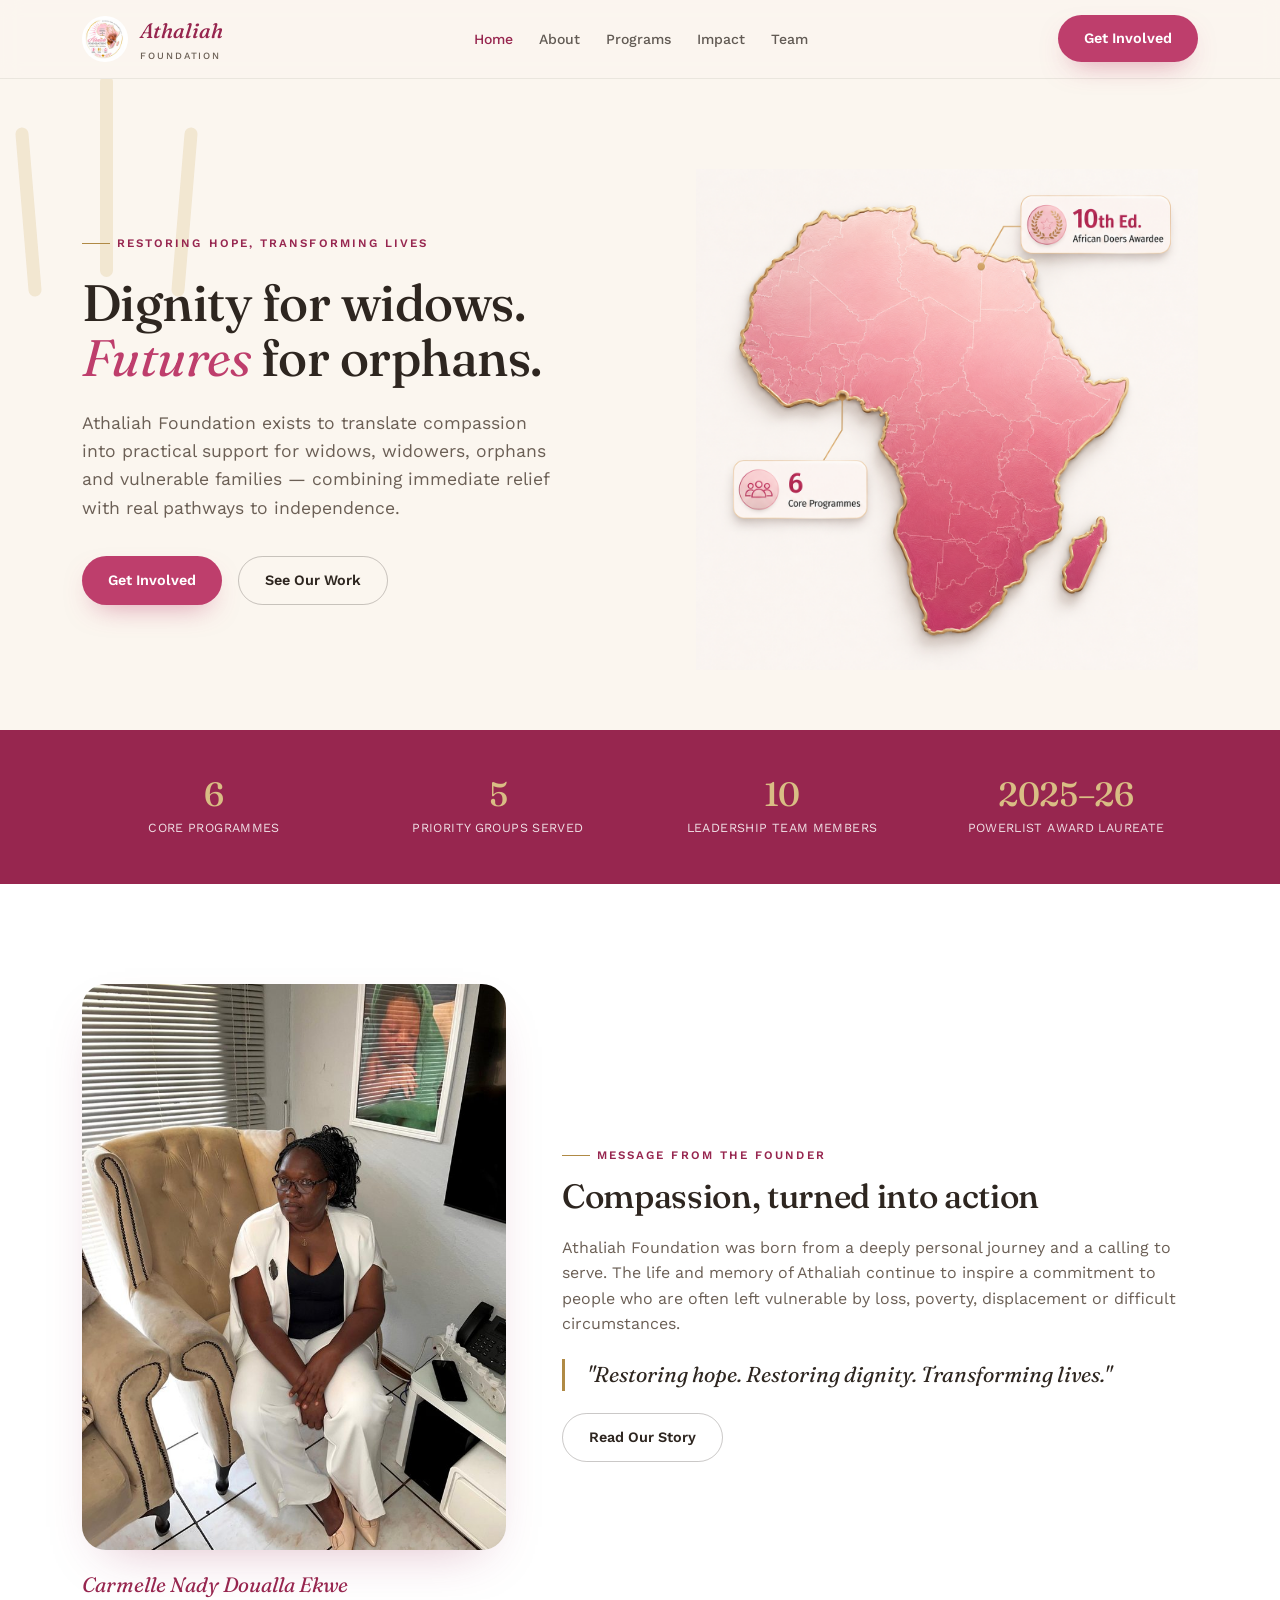
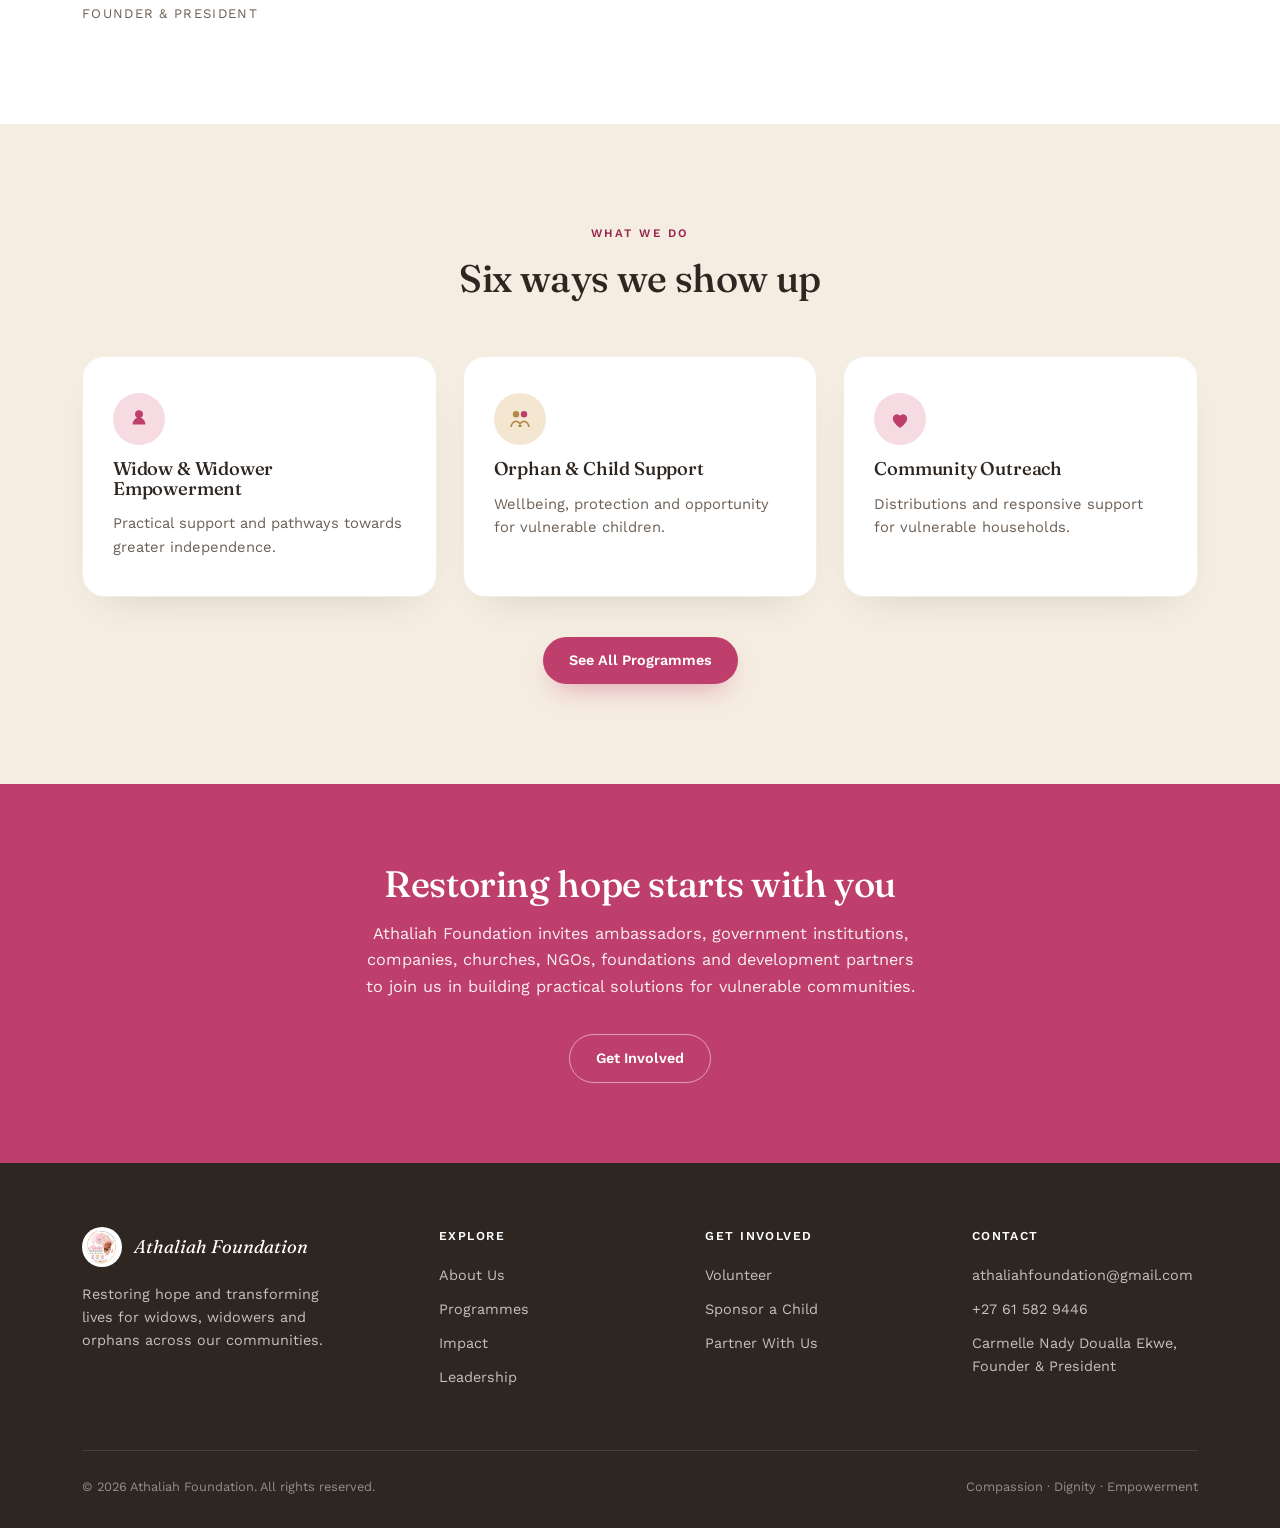
<file: index.html>
<!DOCTYPE html>
<html lang="en">
<head>
<meta charset="UTF-8">
<meta name="viewport" content="width=device-width, initial-scale=1.0">
<title>Home — Athaliah Foundation</title>
<link rel="preconnect" href="https://fonts.googleapis.com">
<link rel="preconnect" href="https://fonts.gstatic.com" crossorigin>
<link href="https://fonts.googleapis.com/css2?family=Fraunces:ital,opsz,wght@0,9..144,300;0,9..144,400;0,9..144,600;1,9..144,400;1,9..144,500;1,9..144,600&family=Work+Sans:wght@300;400;500;600;700&display=swap" rel="stylesheet">
<link rel="stylesheet" href="style.css">
</head>
<body>

<header>
  <nav>
    <a href="index.html" class="brand">
      <img src="[data-uri]" alt="Athaliah Foundation logo">
      <div class="brand-name">Athaliah<span>Foundation</span></div>
    </a>
    <div class="nav-links">
      <a href="index.html" class="active">Home</a>
      <a href="about.html">About</a>
      <a href="programs.html">Programs</a>
      <a href="impact.html">Impact</a>
      <a href="team.html">Team</a>
      
    </div>
    <a href="involved.html" class="btn btn-primary">Get Involved</a>
  </nav>
</header>


<section class="hero">
  <svg class="hero-rays" viewBox="0 0 400 400" fill="none" xmlns="http://www.w3.org/2000/svg">
    <g stroke="#D9BD84" stroke-width="10" stroke-linecap="round" opacity="0.55">
      <line x1="60" y1="340" x2="30" y2="260"/>
      <line x1="100" y1="300" x2="80" y2="200"/>
      <line x1="150" y1="270" x2="140" y2="150"/>
      <line x1="205" y1="255" x2="205" y2="110"/>
      <line x1="260" y1="270" x2="270" y2="150"/>
    </g>
  </svg>
  <div class="wrap hero-grid">
    <div>
      <div class="eyebrow">Restoring Hope, Transforming Lives</div>
      <h1>Dignity for widows.<br><span class="italic-accent">Futures</span> for orphans.</h1>
      <p class="lead">Athaliah Foundation exists to translate compassion into practical support for widows, widowers, orphans and vulnerable families — combining immediate relief with real pathways to independence.</p>
      <div class="hero-ctas">
        <a href="involved.html" class="btn btn-primary">Get Involved</a>
        <a href="programs.html" class="btn btn-ghost">See Our Work</a>
      </div>
    </div>
    <div className="africa-frame">
  <img
    src="/images/africa.png"
    alt="Africa map with programme statistics"
    className="africa-image"
  />
</div>
  </div>
</section>

<div class="stats-bar">
  <div class="wrap stats-grid">
    <div class="stat"><h3>6</h3><p>CORE PROGRAMMES</p></div>
    <div class="stat"><h3>5</h3><p>PRIORITY GROUPS SERVED</p></div>
    <div class="stat"><h3>10</h3><p>LEADERSHIP TEAM MEMBERS</p></div>
    <div class="stat"><h3>2025–26</h3><p>POWERLIST AWARD LAUREATE</p></div>
  </div>
</div>

<section class="founder">
  <div class="wrap founder-grid">
    <div class="founder-photo-wrap">
      <img src="[data-uri]" alt="Carmelle Nady Doualla Ekwe, Founder and President of Athaliah Foundation">
      <div class="founder-name">Carmelle Nady Doualla Ekwe</div>
      <div class="founder-role">Founder &amp; President</div>
    </div>
    <div class="founder-copy">
      <div class="eyebrow">Message From The Founder</div>
      <h2 style="font-size:2.1rem;margin:14px 0 20px;">Compassion, turned into action</h2>
      <p>Athaliah Foundation was born from a deeply personal journey and a calling to serve. The life and memory of Athaliah continue to inspire a commitment to people who are often left vulnerable by loss, poverty, displacement or difficult circumstances.</p>
      <blockquote>"Restoring hope. Restoring dignity. Transforming lives."</blockquote>
      <a href="about.html" class="btn btn-ghost">Read Our Story</a>
    </div>
  </div>
</section>

<section class="programs">
  <div class="wrap">
    <div class="section-head center">
      <div class="eyebrow">What We Do</div>
      <h2>Six ways we show up</h2>
    </div>
    <div class="teaser-grid">
      <div class="teaser-card">
        <div class="ring"><svg viewBox="0 0 30 30" fill="none"><path d="M15 4c-3 0-5 2-5 5 0 2 1 3.5 3 4.5-4 1.5-6 4.5-6 8.5h16c0-4-2-7-6-8.5 2-1 3-2.5 3-4.5 0-3-2-5-5-5z" fill="#BE3E6C"/></svg></div>
        <h3>Widow &amp; Widower Empowerment</h3>
        <p>Practical support and pathways towards greater independence.</p>
      </div>
      <div class="teaser-card">
        <div class="ring" style="background:#F3E7D2;"><svg viewBox="0 0 30 30" fill="none"><circle cx="10" cy="9" r="4" fill="#B08A45"/><circle cx="20" cy="9" r="4" fill="#BE3E6C"/><path d="M4 25c0-4 3-7 6-7s6 3 6 7M14 25c0-4 3-7 6-7s6 3 6 7" stroke="#B08A45" stroke-width="2" fill="none"/></svg></div>
        <h3>Orphan &amp; Child Support</h3>
        <p>Wellbeing, protection and opportunity for vulnerable children.</p>
      </div>
      <div class="teaser-card">
        <div class="ring"><svg viewBox="0 0 30 30" fill="none"><path d="M15 26s-9-5.5-9-12a5 5 0 019-3 5 5 0 019 3c0 6.5-9 12-9 12z" fill="#BE3E6C"/></svg></div>
        <h3>Community Outreach</h3>
        <p>Distributions and responsive support for vulnerable households.</p>
      </div>
    </div>
    <div style="text-align:center;margin-top:40px;">
      <a href="programs.html" class="btn btn-primary">See All Programmes</a>
    </div>
  </div>
</section>

<div class="cta-band">
  <div class="wrap">
    <h2>Restoring hope starts with you</h2>
    <p>Athaliah Foundation invites ambassadors, government institutions, companies, churches, NGOs, foundations and development partners to join us in building practical solutions for vulnerable communities.</p>
    <a href="involved.html" class="btn btn-ghost">Get Involved</a>
  </div>
</div>


<footer>
  <div class="wrap">
    <div class="footer-grid">
      <div>
        <div class="footer-brand">
          <img src="[data-uri]" alt="Athaliah Foundation logo">
          <span>Athaliah Foundation</span>
        </div>
        <p style="font-size:0.9rem;max-width:260px;">Restoring hope and transforming lives for widows, widowers and orphans across our communities.</p>
      </div>
      <div>
        <h5>Explore</h5>
        <ul>
          <li><a href="about.html">About Us</a></li>
          <li><a href="programs.html">Programmes</a></li>
          <li><a href="impact.html">Impact</a></li>
          <li><a href="team.html">Leadership</a></li>
        </ul>
      </div>
      <div>
        <h5>Get Involved</h5>
        <ul>
          <li><a href="involved.html">Volunteer</a></li>
          <li><a href="involved.html">Sponsor a Child</a></li>
          <li><a href="involved.html">Partner With Us</a></li>
        </ul>
      </div>
      <div>
        <h5>Contact</h5>
        <ul>
          <li><a href="mailto:athaliahfoundation@gmail.com">athaliahfoundation@gmail.com</a></li>
          <li><a href="tel:+27615829446">+27 61 582 9446</a></li>
          <li>Carmelle Nady Doualla Ekwe, Founder &amp; President</li>
        </ul>
      </div>
    </div>
    <div class="footer-bottom">
      <span>© 2026 Athaliah Foundation. All rights reserved.</span>
      <span>Compassion · Dignity · Empowerment</span>
    </div>
  </div>
</footer>

</body>
</html>
</file>
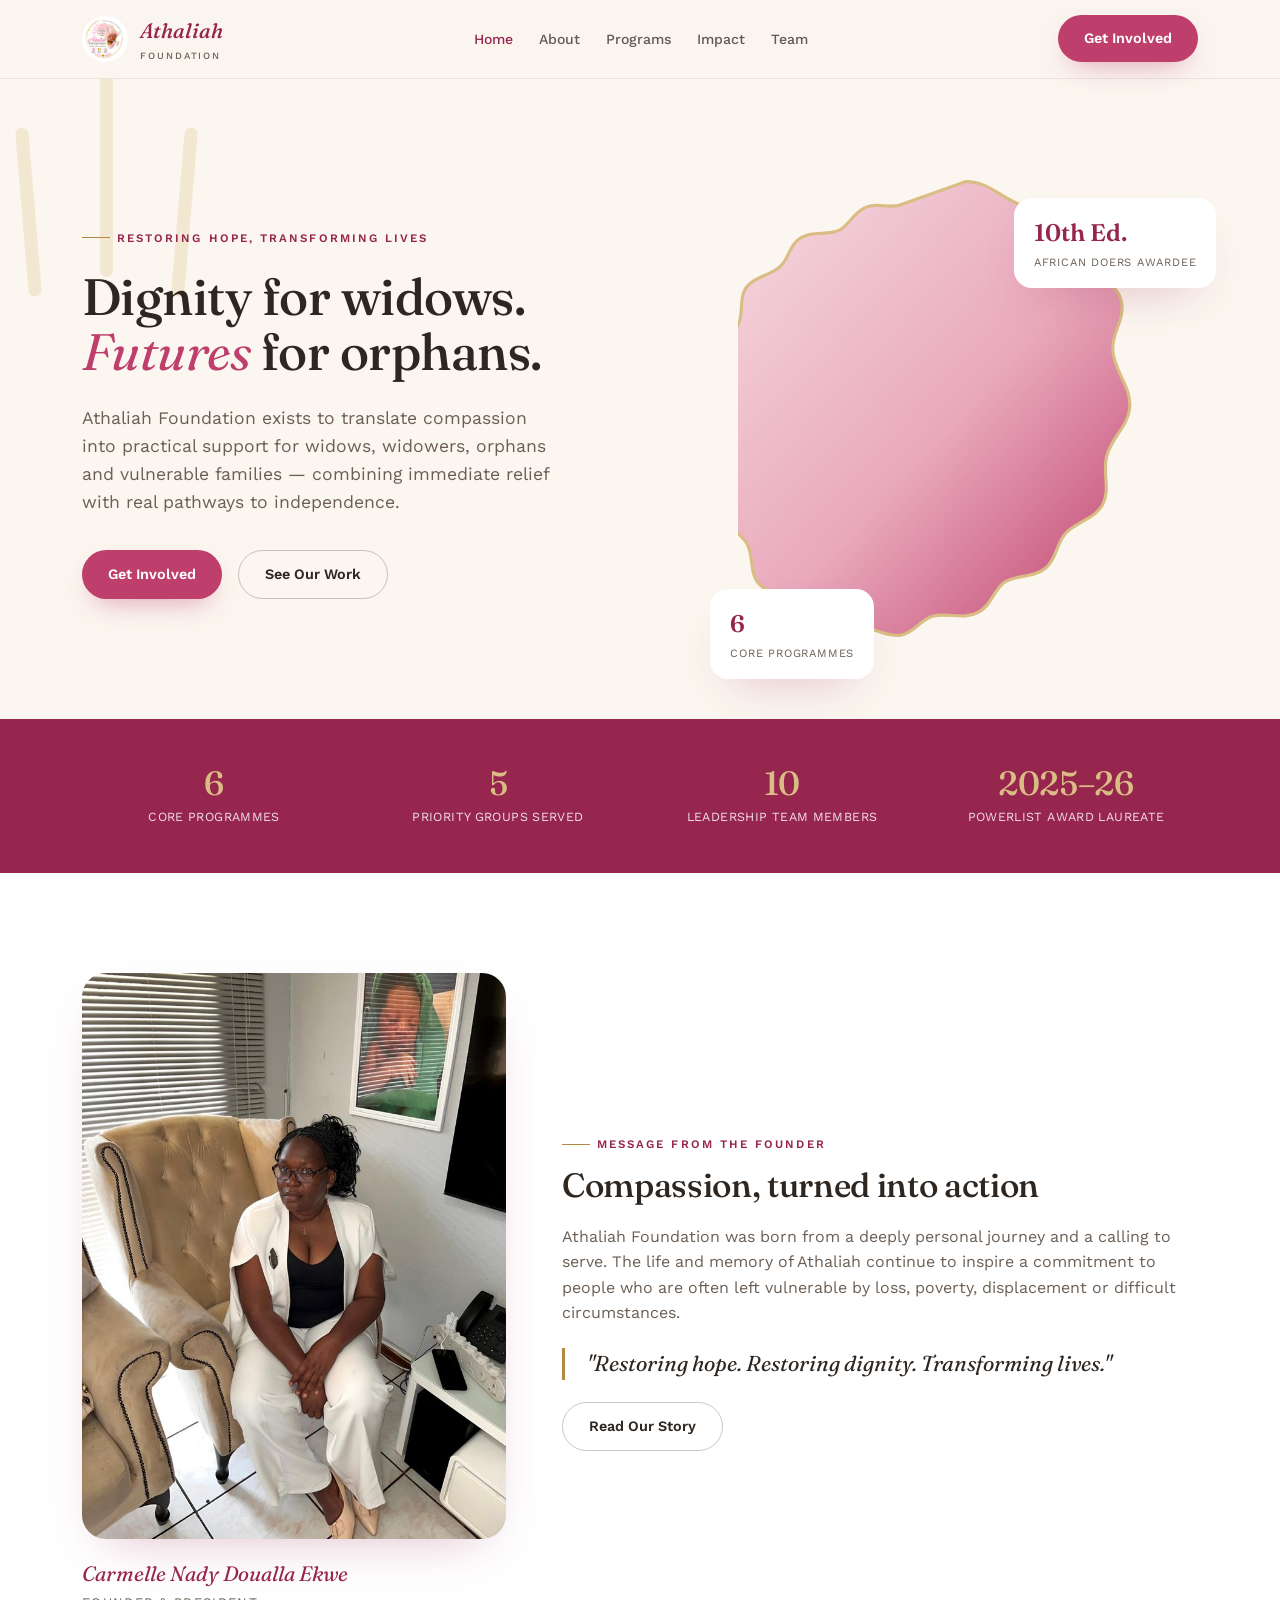
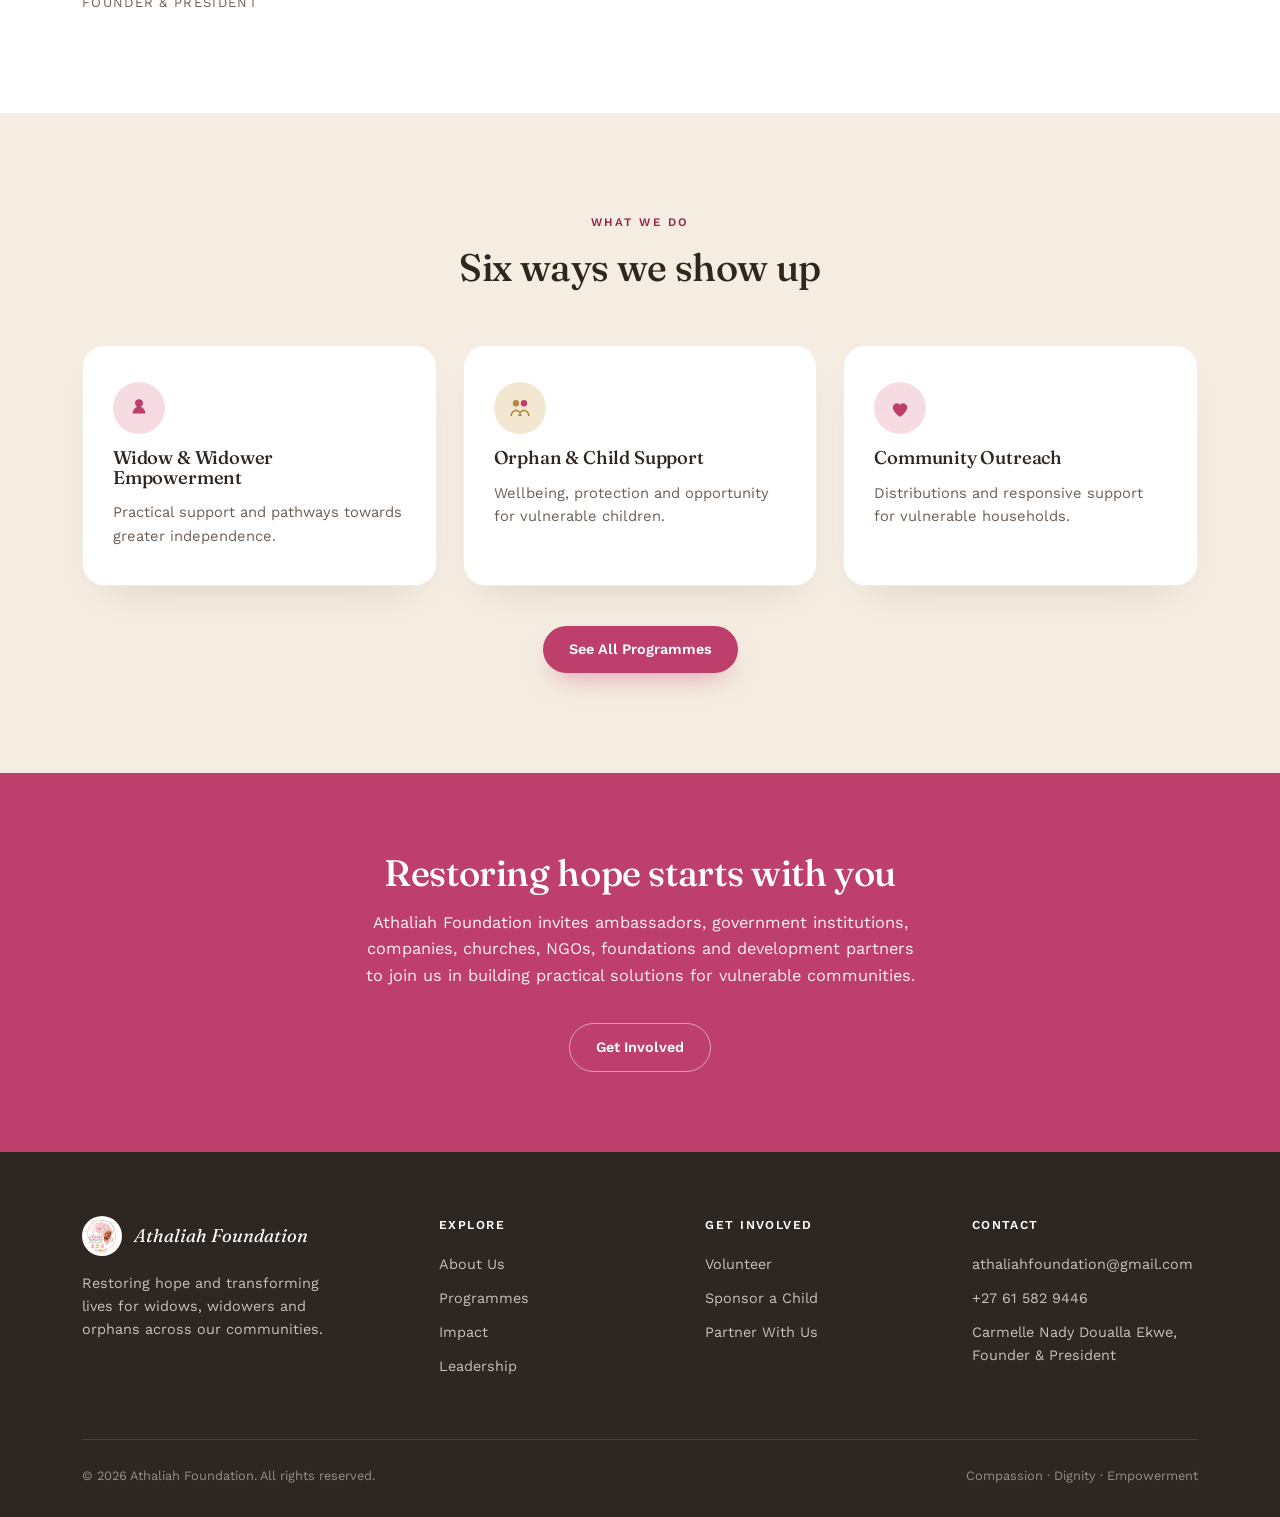
<file: index1.html>
<!DOCTYPE html>
<html lang="en">
<head>
<meta charset="UTF-8">
<meta name="viewport" content="width=device-width, initial-scale=1.0">
<title>Home — Athaliah Foundation</title>
<link rel="preconnect" href="https://fonts.googleapis.com">
<link rel="preconnect" href="https://fonts.gstatic.com" crossorigin>
<link href="https://fonts.googleapis.com/css2?family=Fraunces:ital,opsz,wght@0,9..144,300;0,9..144,400;0,9..144,600;1,9..144,400;1,9..144,500;1,9..144,600&family=Work+Sans:wght@300;400;500;600;700&display=swap" rel="stylesheet">
<link rel="stylesheet" href="style.css">
</head>
<body>

<header>
  <nav>
    <a href="index.html" class="brand">
      <img src="[data-uri]" alt="Athaliah Foundation logo">
      <div class="brand-name">Athaliah<span>Foundation</span></div>
    </a>
    <div class="nav-links">
      <a href="index.html" class="active">Home</a>
      <a href="about.html">About</a>
      <a href="programs.html">Programs</a>
      <a href="impact.html">Impact</a>
      <a href="team.html">Team</a>
      
    </div>
    <a href="involved.html" class="btn btn-primary">Get Involved</a>
  </nav>
</header>


<section class="hero">
  <svg class="hero-rays" viewBox="0 0 400 400" fill="none" xmlns="http://www.w3.org/2000/svg">
    <g stroke="#D9BD84" stroke-width="10" stroke-linecap="round" opacity="0.55">
      <line x1="60" y1="340" x2="30" y2="260"/>
      <line x1="100" y1="300" x2="80" y2="200"/>
      <line x1="150" y1="270" x2="140" y2="150"/>
      <line x1="205" y1="255" x2="205" y2="110"/>
      <line x1="260" y1="270" x2="270" y2="150"/>
    </g>
  </svg>
  <div class="wrap hero-grid">
    <div>
      <div class="eyebrow">Restoring Hope, Transforming Lives</div>
      <h1>Dignity for widows.<br><span class="italic-accent">Futures</span> for orphans.</h1>
      <p class="lead">Athaliah Foundation exists to translate compassion into practical support for widows, widowers, orphans and vulnerable families — combining immediate relief with real pathways to independence.</p>
      <div class="hero-ctas">
        <a href="involved.html" class="btn btn-primary">Get Involved</a>
        <a href="programs.html" class="btn btn-ghost">See Our Work</a>
      </div>
    </div>
    <div class="africa-frame">
      <svg class="africa-shape" viewBox="0 0 400 460" xmlns="http://www.w3.org/2000/svg">
        <defs>
          <linearGradient id="africaGrad" x1="0" y1="0" x2="1" y2="1">
            <stop offset="0%" stop-color="#F6DCE2"/>
            <stop offset="55%" stop-color="#E9A9BC"/>
            <stop offset="100%" stop-color="#BE3E6C"/>
          </linearGradient>
        </defs>
        <path fill="url(#africaGrad)" stroke="#D9BD84" stroke-width="3" d="M198 12c22 0 34 16 52 22 16 5 34 2 46 14 10 10 8 26 16 38 10 16 30 22 34 40 4 18-10 30-8 48 2 20 18 34 16 54-2 18-18 28-22 46-4 16 4 32-4 46-8 14-26 16-36 28-8 10-8 24-18 32-12 10-28 6-40 14-10 8-12 22-24 28-14 8-30 0-44 4-12 4-18 16-30 18-14 2-26-8-40-8-12 0-22 8-34 4-14-4-18-20-30-28-10-8-24-8-32-18-8-10-4-24-10-36-6-12-20-16-24-30-4-14 6-26 4-40-2-16-16-24-16-40 0-14 12-22 14-36 2-12-6-22-4-34 2-14 14-20 18-32 4-10 0-22 6-32 8-12 24-12 34-22 8-8 8-20 18-26 12-8 26-2 38-8 10-6 14-18 26-22 10-4 22 2 32-2z"/>
      </svg>
      <div class="stat-chip chip-1"><span class="num">10th Ed.</span><span class="label">African Doers Awardee</span></div>
      <div class="stat-chip chip-2"><span class="num">6</span><span class="label">Core Programmes</span></div>
    </div>
  </div>
</section>

<div class="stats-bar">
  <div class="wrap stats-grid">
    <div class="stat"><h3>6</h3><p>CORE PROGRAMMES</p></div>
    <div class="stat"><h3>5</h3><p>PRIORITY GROUPS SERVED</p></div>
    <div class="stat"><h3>10</h3><p>LEADERSHIP TEAM MEMBERS</p></div>
    <div class="stat"><h3>2025–26</h3><p>POWERLIST AWARD LAUREATE</p></div>
  </div>
</div>

<section class="founder">
  <div class="wrap founder-grid">
    <div class="founder-photo-wrap">
      <img src="[data-uri]" alt="Carmelle Nady Doualla Ekwe, Founder and President of Athaliah Foundation">
      <div class="founder-name">Carmelle Nady Doualla Ekwe</div>
      <div class="founder-role">Founder &amp; President</div>
    </div>
    <div class="founder-copy">
      <div class="eyebrow">Message From The Founder</div>
      <h2 style="font-size:2.1rem;margin:14px 0 20px;">Compassion, turned into action</h2>
      <p>Athaliah Foundation was born from a deeply personal journey and a calling to serve. The life and memory of Athaliah continue to inspire a commitment to people who are often left vulnerable by loss, poverty, displacement or difficult circumstances.</p>
      <blockquote>"Restoring hope. Restoring dignity. Transforming lives."</blockquote>
      <a href="about.html" class="btn btn-ghost">Read Our Story</a>
    </div>
  </div>
</section>

<section class="programs">
  <div class="wrap">
    <div class="section-head center">
      <div class="eyebrow">What We Do</div>
      <h2>Six ways we show up</h2>
    </div>
    <div class="teaser-grid">
      <div class="teaser-card">
        <div class="ring"><svg viewBox="0 0 30 30" fill="none"><path d="M15 4c-3 0-5 2-5 5 0 2 1 3.5 3 4.5-4 1.5-6 4.5-6 8.5h16c0-4-2-7-6-8.5 2-1 3-2.5 3-4.5 0-3-2-5-5-5z" fill="#BE3E6C"/></svg></div>
        <h3>Widow &amp; Widower Empowerment</h3>
        <p>Practical support and pathways towards greater independence.</p>
      </div>
      <div class="teaser-card">
        <div class="ring" style="background:#F3E7D2;"><svg viewBox="0 0 30 30" fill="none"><circle cx="10" cy="9" r="4" fill="#B08A45"/><circle cx="20" cy="9" r="4" fill="#BE3E6C"/><path d="M4 25c0-4 3-7 6-7s6 3 6 7M14 25c0-4 3-7 6-7s6 3 6 7" stroke="#B08A45" stroke-width="2" fill="none"/></svg></div>
        <h3>Orphan &amp; Child Support</h3>
        <p>Wellbeing, protection and opportunity for vulnerable children.</p>
      </div>
      <div class="teaser-card">
        <div class="ring"><svg viewBox="0 0 30 30" fill="none"><path d="M15 26s-9-5.5-9-12a5 5 0 019-3 5 5 0 019 3c0 6.5-9 12-9 12z" fill="#BE3E6C"/></svg></div>
        <h3>Community Outreach</h3>
        <p>Distributions and responsive support for vulnerable households.</p>
      </div>
    </div>
    <div style="text-align:center;margin-top:40px;">
      <a href="programs.html" class="btn btn-primary">See All Programmes</a>
    </div>
  </div>
</section>

<div class="cta-band">
  <div class="wrap">
    <h2>Restoring hope starts with you</h2>
    <p>Athaliah Foundation invites ambassadors, government institutions, companies, churches, NGOs, foundations and development partners to join us in building practical solutions for vulnerable communities.</p>
    <a href="involved.html" class="btn btn-ghost">Get Involved</a>
  </div>
</div>


<footer>
  <div class="wrap">
    <div class="footer-grid">
      <div>
        <div class="footer-brand">
          <img src="[data-uri]" alt="Athaliah Foundation logo">
          <span>Athaliah Foundation</span>
        </div>
        <p style="font-size:0.9rem;max-width:260px;">Restoring hope and transforming lives for widows, widowers and orphans across our communities.</p>
      </div>
      <div>
        <h5>Explore</h5>
        <ul>
          <li><a href="about.html">About Us</a></li>
          <li><a href="programs.html">Programmes</a></li>
          <li><a href="impact.html">Impact</a></li>
          <li><a href="team.html">Leadership</a></li>
        </ul>
      </div>
      <div>
        <h5>Get Involved</h5>
        <ul>
          <li><a href="involved.html">Volunteer</a></li>
          <li><a href="involved.html">Sponsor a Child</a></li>
          <li><a href="involved.html">Partner With Us</a></li>
        </ul>
      </div>
      <div>
        <h5>Contact</h5>
        <ul>
          <li><a href="mailto:athaliahfoundation@gmail.com">athaliahfoundation@gmail.com</a></li>
          <li><a href="tel:+27615829446">+27 61 582 9446</a></li>
          <li>Carmelle Nady Doualla Ekwe, Founder &amp; President</li>
        </ul>
      </div>
    </div>
    <div class="footer-bottom">
      <span>© 2026 Athaliah Foundation. All rights reserved.</span>
      <span>Compassion · Dignity · Empowerment</span>
    </div>
  </div>
</footer>

</body>
</html>
</file>
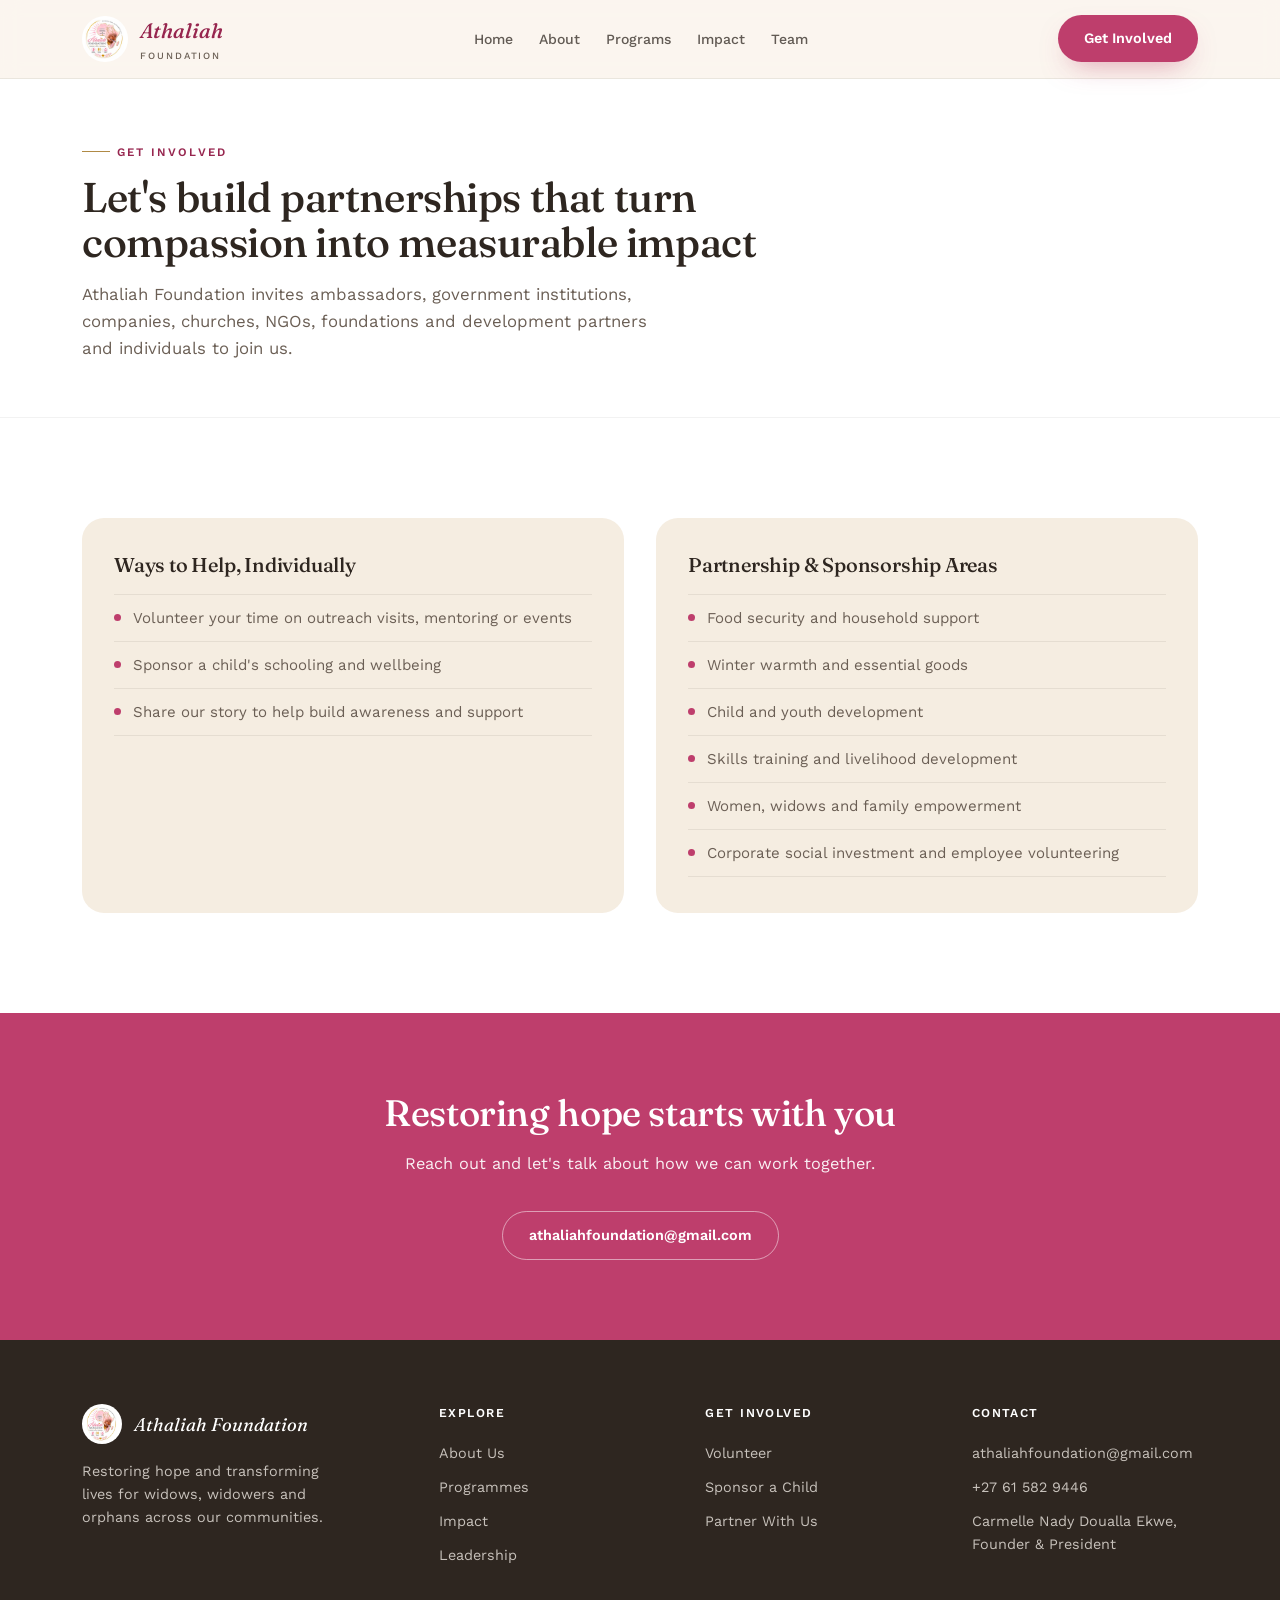
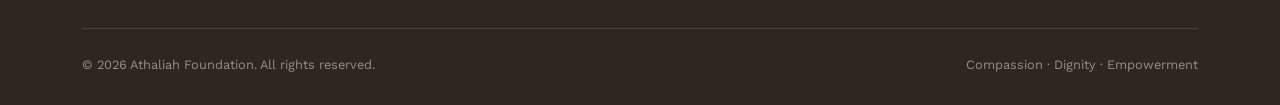
<file: involved.html>
<!DOCTYPE html>
<html lang="en">
<head>
<meta charset="UTF-8">
<meta name="viewport" content="width=device-width, initial-scale=1.0">
<title>Get Involved — Athaliah Foundation</title>
<link rel="preconnect" href="https://fonts.googleapis.com">
<link rel="preconnect" href="https://fonts.gstatic.com" crossorigin>
<link href="https://fonts.googleapis.com/css2?family=Fraunces:ital,opsz,wght@0,9..144,300;0,9..144,400;0,9..144,600;1,9..144,400;1,9..144,500;1,9..144,600&family=Work+Sans:wght@300;400;500;600;700&display=swap" rel="stylesheet">
<style>
  :root{
    --cream: #FBF6EF;
    --cream-2: #F5EDE1;
    --blush: #F6DCE2;
    --rose: #BE3E6C;
    --rose-deep: #97264F;
    --gold: #B08A45;
    --gold-light: #D9BD84;
    --ink: #2E2620;
    --ink-soft: #6B5F55;
    --white: #FFFFFF;
    --shadow: 0 20px 50px -25px rgba(151, 38, 79, 0.35);
  }
  *{margin:0;padding:0;box-sizing:border-box;}
  html{scroll-behavior:smooth;}
  body{
    background:var(--cream);color:var(--ink);font-family:'Work Sans', sans-serif;
    font-weight:400;line-height:1.6;-webkit-font-smoothing:antialiased;overflow-x:hidden;
  }
  a{color:inherit;text-decoration:none;}
  img{max-width:100%;display:block;}
  .eyebrow{
    font-family:'Work Sans', sans-serif;text-transform:uppercase;letter-spacing:0.18em;
    font-size:0.72rem;font-weight:600;color:var(--rose-deep);display:flex;align-items:center;gap:0.6em;
  }
  .eyebrow::before{content:'';width:28px;height:1px;background:var(--gold);display:inline-block;}
  h1,h2,h3{font-family:'Fraunces', serif;font-weight:500;color:var(--ink);line-height:1.08;letter-spacing:-0.01em;}
  .italic-accent{font-style:italic;font-weight:400;color:var(--rose);}
  .wrap{max-width:1180px;margin:0 auto;padding:0 32px;}

  header{
    position:sticky;top:0;z-index:100;background:rgba(251,246,239,0.9);
    backdrop-filter:blur(10px);border-bottom:1px solid rgba(46,38,32,0.08);
  }
  nav{display:flex;align-items:center;justify-content:space-between;padding:14px 32px;max-width:1180px;margin:0 auto;gap:16px;}
  .brand{display:flex;align-items:center;gap:12px;}
  .brand img{height:46px;width:46px;border-radius:50%;object-fit:cover;}
  .brand-name{font-family:'Fraunces', serif;font-style:italic;font-size:1.3rem;color:var(--rose-deep);font-weight:500;}
  .brand-name span{display:block;font-family:'Work Sans', sans-serif;font-style:normal;font-size:0.6rem;letter-spacing:0.2em;color:var(--ink-soft);text-transform:uppercase;margin-top:1px;}
  .nav-links{display:flex;align-items:center;gap:26px;font-size:0.88rem;font-weight:500;flex-wrap:wrap;}
  .nav-links a{color:var(--ink);opacity:0.75;transition:opacity 0.2s;white-space:nowrap;}
  .nav-links a:hover, .nav-links a.active{opacity:1;color:var(--rose-deep);}

  .btn{
    display:inline-flex;align-items:center;gap:8px;padding:12px 26px;border-radius:100px;font-weight:600;
    font-size:0.9rem;cursor:pointer;border:none;transition:transform 0.2s ease, box-shadow 0.2s ease;white-space:nowrap;
  }
  .btn-primary{background:var(--rose);color:var(--white);box-shadow:0 12px 28px -12px rgba(190,62,108,0.55);}
  .btn-primary:hover{transform:translateY(-2px);box-shadow:0 16px 32px -12px rgba(190,62,108,0.65);}
  .btn-ghost{background:transparent;color:var(--ink);border:1.5px solid rgba(46,38,32,0.25);}
  .btn-ghost:hover{border-color:var(--rose);color:var(--rose-deep);}

  .page-hero{position:relative;padding:64px 0 56px;overflow:hidden;background:var(--white);border-bottom:1px solid rgba(46,38,32,0.06);}
  .page-hero .eyebrow{margin-bottom:14px;}
  .page-hero h1{font-size:2.6rem;max-width:720px;}
  .page-hero p{color:var(--ink-soft);max-width:600px;margin-top:16px;font-size:1.05rem;}

  .hero{position:relative;padding:90px 0 60px;overflow:hidden;}
  .hero-rays{position:absolute;top:-140px;left:-160px;width:520px;height:520px;opacity:0.5;z-index:0;}
  .hero-grid{display:grid;grid-template-columns:1.05fr 0.95fr;gap:60px;align-items:center;position:relative;z-index:1;}
  .hero h1{font-size:3.2rem;margin:22px 0 24px;}
  .hero p.lead{font-size:1.1rem;color:var(--ink-soft);max-width:480px;margin-bottom:34px;}
  .hero-ctas{display:flex;gap:16px;flex-wrap:wrap;}
  .africa-frame{position:relative;width:100%;aspect-ratio:1/1.05;max-width:460px;margin-left:auto;}
  .africa-shape{width:100%;height:100%;}
  .stat-chip{position:absolute;background:var(--white);border-radius:18px;padding:16px 20px;box-shadow:var(--shadow);display:flex;flex-direction:column;gap:2px;}
  .stat-chip .num{font-family:'Fraunces', serif;font-size:1.5rem;color:var(--rose-deep);font-weight:600;}
  .stat-chip .label{font-size:0.7rem;color:var(--ink-soft);text-transform:uppercase;letter-spacing:0.07em;}
  .chip-1{top:6%;right:-4%;}
  .chip-2{bottom:-4%;left:-6%;}

  .stats-bar{background:var(--rose-deep);color:var(--white);padding:46px 0;}
  .stats-grid{display:grid;grid-template-columns:repeat(4,1fr);gap:20px;text-align:center;}
  .stats-grid .stat h3{font-family:'Fraunces', serif;font-size:2.1rem;color:var(--gold-light);font-weight:500;margin-bottom:6px;}
  .stats-grid .stat p{font-size:0.78rem;letter-spacing:0.03em;color:rgba(255,255,255,0.85);}

  section{padding:100px 0;}
  .section-head{max-width:680px;margin-bottom:56px;}
  .section-head h2{font-size:2.4rem;margin-top:16px;}
  .section-head.center{margin-left:auto;margin-right:auto;text-align:center;}
  .section-head.center .eyebrow{justify-content:center;}
  .section-head.center .eyebrow::before{display:none;}

  .founder{background:var(--white);}
  .founder-grid{display:grid;grid-template-columns:0.8fr 1.2fr;gap:56px;align-items:center;}
  .founder-photo-wrap{position:relative;}
  .founder-photo-wrap img{border-radius:24px;box-shadow:var(--shadow);}
  .founder-name{font-family:'Fraunces', serif;font-style:italic;font-size:1.3rem;color:var(--rose-deep);margin-top:18px;}
  .founder-role{font-size:0.82rem;letter-spacing:0.1em;text-transform:uppercase;color:var(--ink-soft);margin-top:2px;}
  .founder-copy blockquote{
    font-family:'Fraunces', serif;font-style:italic;font-size:1.35rem;line-height:1.5;color:var(--ink);margin:22px 0;
    border-left:3px solid var(--gold);padding-left:22px;
  }
  .founder-copy p{color:var(--ink-soft);margin-bottom:16px;}

  .vmv{background:var(--cream-2);}
  .vmv-top{display:grid;grid-template-columns:1fr 1fr;gap:32px;margin-bottom:50px;}
  .vmv-card{background:var(--white);border-radius:22px;padding:34px;box-shadow:0 18px 40px -28px rgba(46,38,32,0.25);}
  .vmv-card h3{font-size:1.1rem;text-transform:uppercase;letter-spacing:0.1em;color:var(--rose-deep);margin-bottom:14px;}
  .vmv-card p{font-family:'Fraunces', serif;font-style:italic;font-size:1.25rem;color:var(--ink);}
  .values-row{display:flex;flex-wrap:wrap;gap:12px;justify-content:center;}
  .value-pill{background:var(--white);border:1.5px solid rgba(176,138,69,0.3);border-radius:100px;padding:10px 22px;font-size:0.9rem;font-weight:500;color:var(--rose-deep);}

  .serve{background:var(--white);}
  .serve-grid{display:grid;grid-template-columns:1fr 1fr;gap:56px;align-items:center;}
  .serve-grid img{border-radius:24px;box-shadow:var(--shadow);}
  .serve-list{list-style:none;margin-top:8px;}
  .serve-list li{display:flex;gap:14px;padding:14px 0;border-bottom:1px solid rgba(46,38,32,0.08);}
  .serve-list li:first-child{border-top:1px solid rgba(46,38,32,0.08);}
  .serve-list .bullet{width:8px;height:8px;border-radius:50%;background:var(--rose);margin-top:9px;flex-shrink:0;}
  .serve-list p{font-size:0.98rem;color:var(--ink-soft);}

  .programs{background:var(--cream-2);}
  .programs-grid{display:grid;grid-template-columns:repeat(3,1fr);gap:26px;}
  .program-card{background:var(--white);border-radius:22px;padding:34px 28px;box-shadow:0 18px 40px -28px rgba(46,38,32,0.25);border:1px solid rgba(176,138,69,0.15);}
  .program-card .ring{width:56px;height:56px;border-radius:50%;display:flex;align-items:center;justify-content:center;margin-bottom:18px;background:var(--blush);}
  .program-card .ring svg{width:26px;height:26px;}
  .program-card h3{font-size:1.18rem;margin-bottom:8px;}
  .program-card p{color:var(--ink-soft);font-size:0.92rem;}

  .impact{background:var(--white);}
  .impact-block{display:grid;grid-template-columns:1fr 1fr;gap:56px;align-items:center;margin-bottom:80px;}
  .impact-block:last-child{margin-bottom:0;}
  .impact-block.reverse .impact-text{order:2;}
  .impact-block.reverse .impact-photo{order:1;}
  .impact-photo img{border-radius:24px;box-shadow:var(--shadow);}
  .impact-text .eyebrow{margin-bottom:14px;}
  .impact-text h3{font-size:1.7rem;margin-bottom:14px;}
  .impact-text p{color:var(--ink-soft);}
  .impact-text p.note{font-family:'Fraunces', serif;font-style:italic;color:var(--rose-deep);margin-top:14px;font-size:1.05rem;}

  .skills{background:var(--cream-2);}
  .skills-grid{display:grid;grid-template-columns:1fr 1fr;gap:56px;align-items:center;}
  .skills-list{list-style:none;}
  .skills-list li{display:flex;align-items:center;gap:12px;padding:13px 0;border-bottom:1px solid rgba(46,38,32,0.08);font-weight:500;}
  .skills-list li:first-child{border-top:1px solid rgba(46,38,32,0.08);}
  .skills-list .num{width:26px;height:26px;border-radius:50%;background:var(--rose);color:var(--white);display:flex;align-items:center;justify-content:center;font-size:0.75rem;font-family:'Fraunces',serif;flex-shrink:0;}

  .leadership{background:var(--white);}
  .leader-grid{display:grid;grid-template-columns:repeat(2,1fr);gap:16px;}
  .leader-card{background:var(--cream-2);border-radius:16px;padding:20px 24px;display:flex;justify-content:space-between;align-items:center;gap:10px;flex-wrap:wrap;}
  .leader-card .lname{font-weight:600;font-size:0.98rem;}
  .leader-card .lrole{font-size:0.82rem;color:var(--ink-soft);text-align:right;}
  .leader-card.founder-row{background:var(--rose-deep);color:var(--white);grid-column:1 / -1;}
  .leader-card.founder-row .lname{font-family:'Fraunces',serif;font-style:italic;font-size:1.15rem;}
  .leader-card.founder-row .lrole{color:var(--gold-light);}

  .strategy{background:var(--ink);color:var(--cream);}
  .strategy .eyebrow{color:var(--gold-light);}
  .strategy .eyebrow::before{background:var(--gold-light);}
  .strategy .section-head h2{color:var(--white);}
  .strategy .section-head p{color:rgba(251,246,239,0.7);margin-top:12px;}
  .priority-list{list-style:none;display:grid;grid-template-columns:1fr 1fr;gap:18px 40px;}
  .priority-list li{display:flex;gap:16px;align-items:flex-start;}
  .priority-list .pnum{width:32px;height:32px;border-radius:50%;border:1.5px solid var(--gold-light);color:var(--gold-light);display:flex;align-items:center;justify-content:center;font-family:'Fraunces',serif;font-size:0.9rem;flex-shrink:0;}
  .priority-list p{color:rgba(251,246,239,0.85);font-size:0.96rem;padding-top:4px;}

  .recognition{background:var(--blush);}
  .recognition-grid{display:grid;grid-template-columns:0.7fr 1.3fr;gap:56px;align-items:center;}
  .recognition-grid img{border-radius:20px;box-shadow:var(--shadow);}
  .recognition-text h3{font-size:1.6rem;margin-bottom:6px;}
  .recognition-text .sub{color:var(--rose-deep);font-weight:600;font-size:0.95rem;margin-bottom:16px;}
  .recognition-text p{color:var(--ink-soft);}
  .testimonial-box{margin-top:28px;background:var(--white);border-radius:16px;padding:22px 26px;border-left:3px solid var(--gold);}
  .testimonial-box p{font-family:'Fraunces',serif;font-style:italic;color:var(--ink);font-size:1.02rem;margin-bottom:8px;}
  .testimonial-box span{font-size:0.82rem;color:var(--ink-soft);}

  .involve{background:var(--white);}
  .involve-cols{display:grid;grid-template-columns:1fr 1fr;gap:32px;}
  .involve-col{background:var(--cream-2);border-radius:22px;padding:36px 32px;}
  .involve-col h3{font-size:1.25rem;margin-bottom:18px;}
  .involve-col ul{list-style:none;}
  .involve-col li{display:flex;gap:12px;padding:11px 0;border-bottom:1px solid rgba(46,38,32,0.08);font-size:0.94rem;color:var(--ink-soft);}
  .involve-col li:first-child{border-top:1px solid rgba(46,38,32,0.08);}
  .involve-col .bullet{width:7px;height:7px;border-radius:50%;background:var(--rose);margin-top:8px;flex-shrink:0;}

  .cta-band{background:var(--rose);color:var(--white);text-align:center;padding:80px 0;}
  .cta-band h2{color:var(--white);font-size:2.3rem;margin-bottom:18px;}
  .cta-band p{max-width:560px;margin:0 auto 34px;opacity:0.92;font-size:1.02rem;}
  .cta-band .btn-ghost{border-color:rgba(255,255,255,0.5);color:var(--white);}
  .cta-band .btn-ghost:hover{background:rgba(255,255,255,0.12);}

  .teaser-grid{display:grid;grid-template-columns:repeat(3,1fr);gap:26px;}
  .teaser-card{background:var(--white);border-radius:22px;padding:36px 30px;box-shadow:0 18px 40px -28px rgba(46,38,32,0.25);border:1px solid rgba(176,138,69,0.15);display:flex;flex-direction:column;gap:14px;}
  .teaser-card .ring{width:52px;height:52px;border-radius:50%;background:var(--blush);display:flex;align-items:center;justify-content:center;}
  .teaser-card .ring svg{width:24px;height:24px;}
  .teaser-card h3{font-size:1.15rem;}
  .teaser-card p{color:var(--ink-soft);font-size:0.92rem;flex-grow:1;}
  .teaser-card .go{font-size:0.85rem;font-weight:600;color:var(--rose-deep);}

  footer{background:var(--ink);color:rgba(251,246,239,0.75);padding:64px 0 30px;}
  .footer-grid{display:grid;grid-template-columns:1.4fr 1fr 1fr 1fr;gap:40px;margin-bottom:50px;}
  .footer-brand{display:flex;align-items:center;gap:12px;margin-bottom:16px;}
  .footer-brand img{height:40px;width:40px;border-radius:50%;}
  .footer-brand span{font-family:'Fraunces', serif;font-style:italic;color:var(--white);font-size:1.15rem;}
  footer h5{color:var(--white);font-size:0.76rem;letter-spacing:0.12em;text-transform:uppercase;margin-bottom:18px;font-weight:600;}
  footer ul{list-style:none;}
  footer li{margin-bottom:11px;font-size:0.9rem;}
  footer a:hover{color:var(--gold-light);}
  .footer-bottom{border-top:1px solid rgba(251,246,239,0.12);padding-top:26px;display:flex;justify-content:space-between;font-size:0.8rem;color:rgba(251,246,239,0.5);flex-wrap:wrap;gap:10px;}

  @media (max-width: 900px){
    .nav-links{display:none;}
    .hero-grid{grid-template-columns:1fr;}
    .africa-frame{margin:0 auto;max-width:340px;}
    .hero h1{font-size:2.2rem;}
    .page-hero h1{font-size:2rem;}
    .stats-grid{grid-template-columns:repeat(2,1fr);gap:30px;}
    .founder-grid, .serve-grid, .skills-grid, .recognition-grid{grid-template-columns:1fr;}
    .founder-photo-wrap{max-width:280px;margin:0 auto;}
    .programs-grid, .teaser-grid{grid-template-columns:1fr;}
    .impact-block, .impact-block.reverse{grid-template-columns:1fr;}
    .impact-block.reverse .impact-text, .impact-block.reverse .impact-photo{order:initial;}
    .vmv-top{grid-template-columns:1fr;}
    .leader-grid{grid-template-columns:1fr;}
    .priority-list{grid-template-columns:1fr;}
    .involve-cols{grid-template-columns:1fr;}
    .footer-grid{grid-template-columns:1fr 1fr;}
    section{padding:64px 0;}
    .hero{padding:50px 0 40px;}
  }
  @media (prefers-reduced-motion: reduce){html{scroll-behavior:auto;}*{transition:none !important;}}
  :focus-visible{outline:3px solid var(--rose);outline-offset:3px;}
</style>
</head>
<body>

<header>
  <nav>
    <a href="index.html" class="brand">
      <img src="[data-uri]" alt="Athaliah Foundation logo">
      <div class="brand-name">Athaliah<span>Foundation</span></div>
    </a>
    <div class="nav-links">
      <a href="index.html">Home</a>
      <a href="about.html">About</a>
      <a href="programs.html">Programs</a>
      <a href="impact.html">Impact</a>
      <a href="team.html">Team</a>
      
    </div>
    <a href="involved.html" class="btn btn-primary">Get Involved</a>
  </nav>
</header>


<section class="page-hero">
  <div class="wrap">
    <div class="eyebrow">Get Involved</div>
    <h1>Let's build partnerships that turn compassion into measurable impact</h1>
    <p>Athaliah Foundation invites ambassadors, government institutions, companies, churches, NGOs, foundations and development partners and individuals to join us.</p>
  </div>
</section>

<section class="involve">
  <div class="wrap">
    <div class="involve-cols">
      <div class="involve-col">
        <h3>Ways to Help, Individually</h3>
        <ul>
          <li><span class="bullet"></span>Volunteer your time on outreach visits, mentoring or events</li>
          <li><span class="bullet"></span>Sponsor a child's schooling and wellbeing</li>
          <li><span class="bullet"></span>Share our story to help build awareness and support</li>
        </ul>
      </div>
      <div class="involve-col">
        <h3>Partnership &amp; Sponsorship Areas</h3>
        <ul>
          <li><span class="bullet"></span>Food security and household support</li>
          <li><span class="bullet"></span>Winter warmth and essential goods</li>
          <li><span class="bullet"></span>Child and youth development</li>
          <li><span class="bullet"></span>Skills training and livelihood development</li>
          <li><span class="bullet"></span>Women, widows and family empowerment</li>
          <li><span class="bullet"></span>Corporate social investment and employee volunteering</li>
        </ul>
      </div>
    </div>
  </div>
</section>

<div class="cta-band">
  <div class="wrap">
    <h2>Restoring hope starts with you</h2>
    <p>Reach out and let's talk about how we can work together.</p>
    <a href="mailto:athaliahfoundation@gmail.com" class="btn btn-ghost">athaliahfoundation@gmail.com</a>
  </div>
</div>


<footer>
  <div class="wrap">
    <div class="footer-grid">
      <div>
        <div class="footer-brand">
          <img src="[data-uri]" alt="Athaliah Foundation logo">
          <span>Athaliah Foundation</span>
        </div>
        <p style="font-size:0.9rem;max-width:260px;">Restoring hope and transforming lives for widows, widowers and orphans across our communities.</p>
      </div>
      <div>
        <h5>Explore</h5>
        <ul>
          <li><a href="about.html">About Us</a></li>
          <li><a href="programs.html">Programmes</a></li>
          <li><a href="impact.html">Impact</a></li>
          <li><a href="team.html">Leadership</a></li>
        </ul>
      </div>
      <div>
        <h5>Get Involved</h5>
        <ul>
          <li><a href="involved.html">Volunteer</a></li>
          <li><a href="involved.html">Sponsor a Child</a></li>
          <li><a href="involved.html">Partner With Us</a></li>
        </ul>
      </div>
      <div>
        <h5>Contact</h5>
        <ul>
          <li><a href="mailto:athaliahfoundation@gmail.com">athaliahfoundation@gmail.com</a></li>
          <li><a href="tel:+27615829446">+27 61 582 9446</a></li>
          <li>Carmelle Nady Doualla Ekwe, Founder &amp; President</li>
        </ul>
      </div>
    </div>
    <div class="footer-bottom">
      <span>© 2026 Athaliah Foundation. All rights reserved.</span>
      <span>Compassion · Dignity · Empowerment</span>
    </div>
  </div>
</footer>

</body>
</html>
</file>
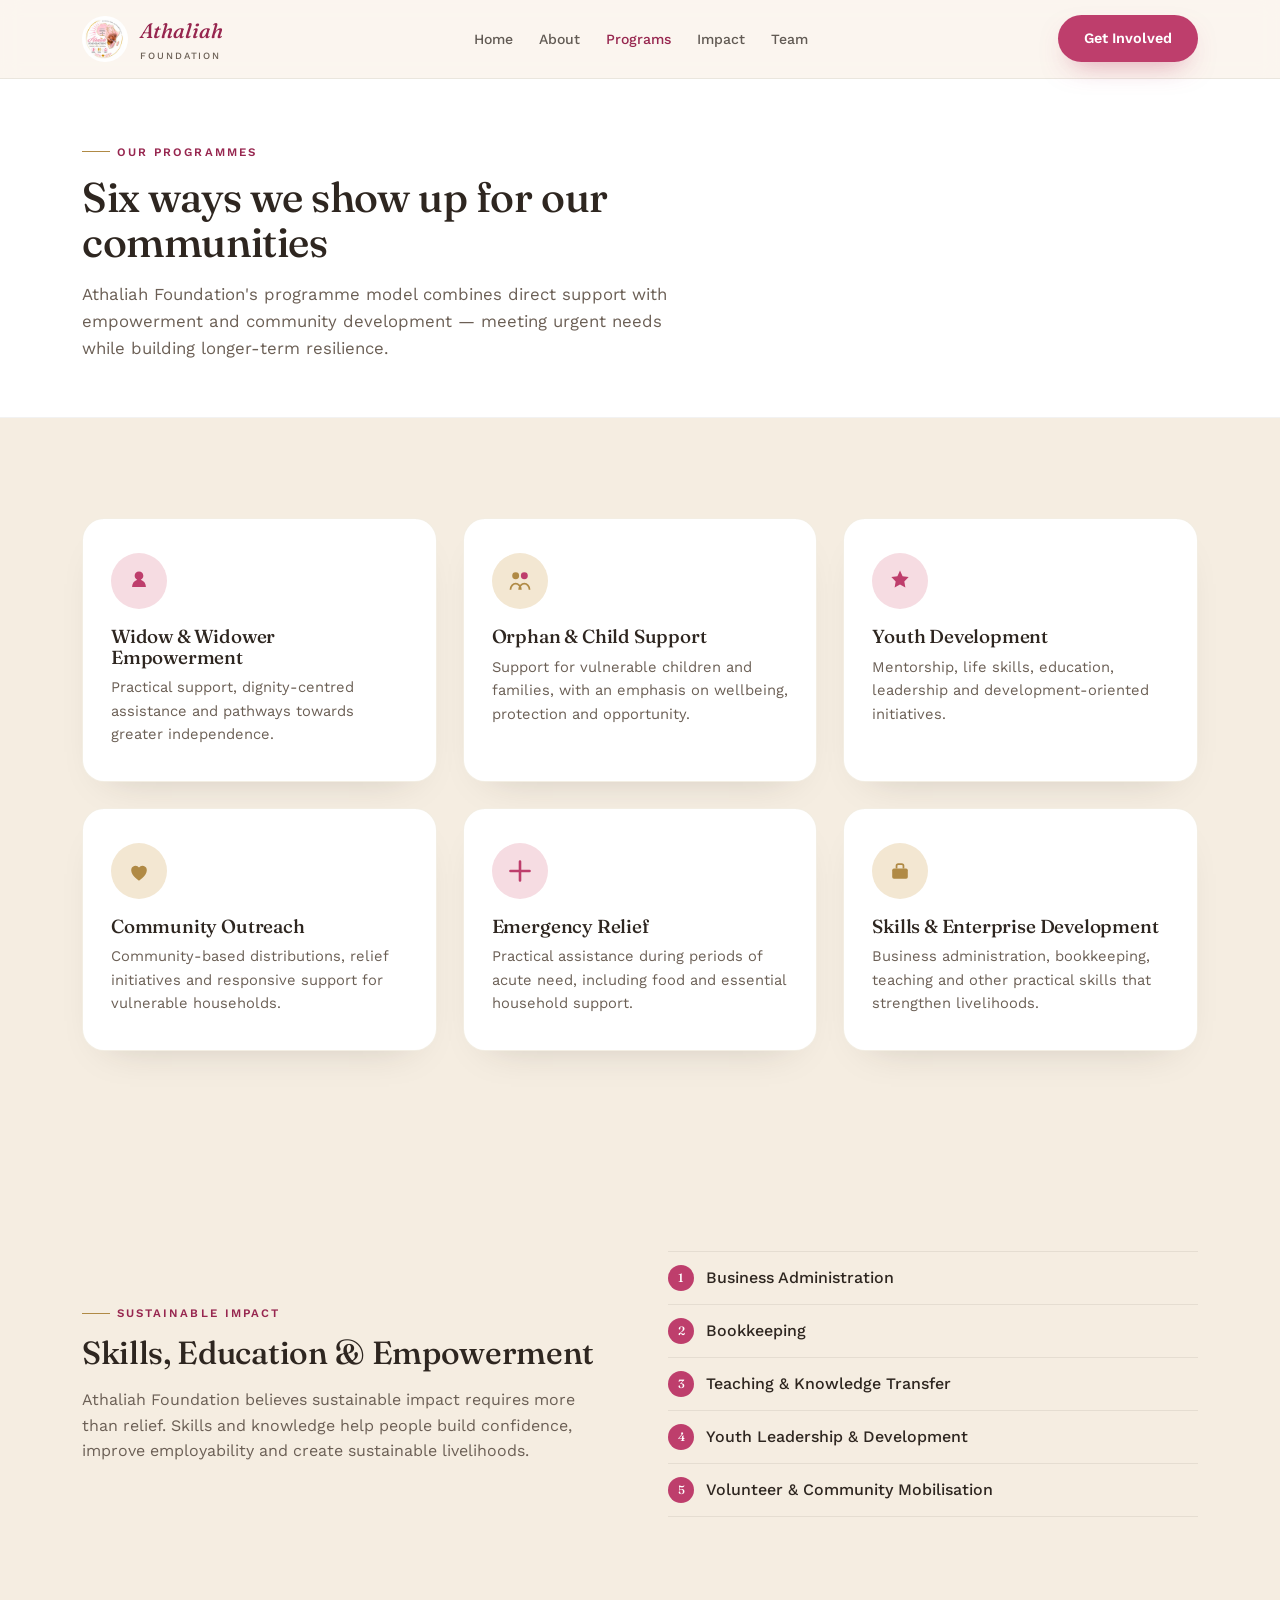
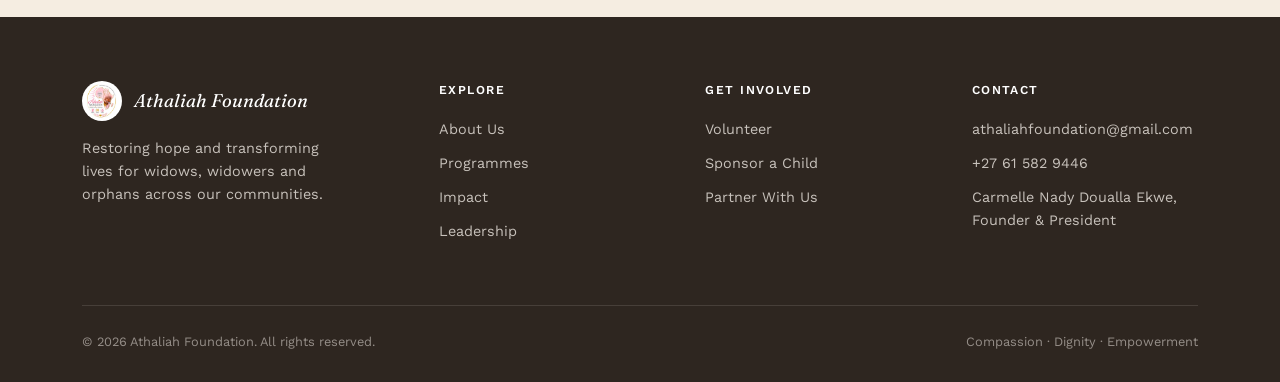
<file: programs.html>
<!DOCTYPE html>
<html lang="en">
<head>
<meta charset="UTF-8">
<meta name="viewport" content="width=device-width, initial-scale=1.0">
<title>Programs — Athaliah Foundation</title>
<link rel="preconnect" href="https://fonts.googleapis.com">
<link rel="preconnect" href="https://fonts.gstatic.com" crossorigin>
<link href="https://fonts.googleapis.com/css2?family=Fraunces:ital,opsz,wght@0,9..144,300;0,9..144,400;0,9..144,600;1,9..144,400;1,9..144,500;1,9..144,600&family=Work+Sans:wght@300;400;500;600;700&display=swap" rel="stylesheet">
<style>
  :root{
    --cream: #FBF6EF;
    --cream-2: #F5EDE1;
    --blush: #F6DCE2;
    --rose: #BE3E6C;
    --rose-deep: #97264F;
    --gold: #B08A45;
    --gold-light: #D9BD84;
    --ink: #2E2620;
    --ink-soft: #6B5F55;
    --white: #FFFFFF;
    --shadow: 0 20px 50px -25px rgba(151, 38, 79, 0.35);
  }
  *{margin:0;padding:0;box-sizing:border-box;}
  html{scroll-behavior:smooth;}
  body{
    background:var(--cream);color:var(--ink);font-family:'Work Sans', sans-serif;
    font-weight:400;line-height:1.6;-webkit-font-smoothing:antialiased;overflow-x:hidden;
  }
  a{color:inherit;text-decoration:none;}
  img{max-width:100%;display:block;}
  .eyebrow{
    font-family:'Work Sans', sans-serif;text-transform:uppercase;letter-spacing:0.18em;
    font-size:0.72rem;font-weight:600;color:var(--rose-deep);display:flex;align-items:center;gap:0.6em;
  }
  .eyebrow::before{content:'';width:28px;height:1px;background:var(--gold);display:inline-block;}
  h1,h2,h3{font-family:'Fraunces', serif;font-weight:500;color:var(--ink);line-height:1.08;letter-spacing:-0.01em;}
  .italic-accent{font-style:italic;font-weight:400;color:var(--rose);}
  .wrap{max-width:1180px;margin:0 auto;padding:0 32px;}

  header{
    position:sticky;top:0;z-index:100;background:rgba(251,246,239,0.9);
    backdrop-filter:blur(10px);border-bottom:1px solid rgba(46,38,32,0.08);
  }
  nav{display:flex;align-items:center;justify-content:space-between;padding:14px 32px;max-width:1180px;margin:0 auto;gap:16px;}
  .brand{display:flex;align-items:center;gap:12px;}
  .brand img{height:46px;width:46px;border-radius:50%;object-fit:cover;}
  .brand-name{font-family:'Fraunces', serif;font-style:italic;font-size:1.3rem;color:var(--rose-deep);font-weight:500;}
  .brand-name span{display:block;font-family:'Work Sans', sans-serif;font-style:normal;font-size:0.6rem;letter-spacing:0.2em;color:var(--ink-soft);text-transform:uppercase;margin-top:1px;}
  .nav-links{display:flex;align-items:center;gap:26px;font-size:0.88rem;font-weight:500;flex-wrap:wrap;}
  .nav-links a{color:var(--ink);opacity:0.75;transition:opacity 0.2s;white-space:nowrap;}
  .nav-links a:hover, .nav-links a.active{opacity:1;color:var(--rose-deep);}

  .btn{
    display:inline-flex;align-items:center;gap:8px;padding:12px 26px;border-radius:100px;font-weight:600;
    font-size:0.9rem;cursor:pointer;border:none;transition:transform 0.2s ease, box-shadow 0.2s ease;white-space:nowrap;
  }
  .btn-primary{background:var(--rose);color:var(--white);box-shadow:0 12px 28px -12px rgba(190,62,108,0.55);}
  .btn-primary:hover{transform:translateY(-2px);box-shadow:0 16px 32px -12px rgba(190,62,108,0.65);}
  .btn-ghost{background:transparent;color:var(--ink);border:1.5px solid rgba(46,38,32,0.25);}
  .btn-ghost:hover{border-color:var(--rose);color:var(--rose-deep);}

  .page-hero{position:relative;padding:64px 0 56px;overflow:hidden;background:var(--white);border-bottom:1px solid rgba(46,38,32,0.06);}
  .page-hero .eyebrow{margin-bottom:14px;}
  .page-hero h1{font-size:2.6rem;max-width:720px;}
  .page-hero p{color:var(--ink-soft);max-width:600px;margin-top:16px;font-size:1.05rem;}

  .hero{position:relative;padding:90px 0 60px;overflow:hidden;}
  .hero-rays{position:absolute;top:-140px;left:-160px;width:520px;height:520px;opacity:0.5;z-index:0;}
  .hero-grid{display:grid;grid-template-columns:1.05fr 0.95fr;gap:60px;align-items:center;position:relative;z-index:1;}
  .hero h1{font-size:3.2rem;margin:22px 0 24px;}
  .hero p.lead{font-size:1.1rem;color:var(--ink-soft);max-width:480px;margin-bottom:34px;}
  .hero-ctas{display:flex;gap:16px;flex-wrap:wrap;}
  .africa-frame{position:relative;width:100%;aspect-ratio:1/1.05;max-width:460px;margin-left:auto;}
  .africa-shape{width:100%;height:100%;}
  .stat-chip{position:absolute;background:var(--white);border-radius:18px;padding:16px 20px;box-shadow:var(--shadow);display:flex;flex-direction:column;gap:2px;}
  .stat-chip .num{font-family:'Fraunces', serif;font-size:1.5rem;color:var(--rose-deep);font-weight:600;}
  .stat-chip .label{font-size:0.7rem;color:var(--ink-soft);text-transform:uppercase;letter-spacing:0.07em;}
  .chip-1{top:6%;right:-4%;}
  .chip-2{bottom:-4%;left:-6%;}

  .stats-bar{background:var(--rose-deep);color:var(--white);padding:46px 0;}
  .stats-grid{display:grid;grid-template-columns:repeat(4,1fr);gap:20px;text-align:center;}
  .stats-grid .stat h3{font-family:'Fraunces', serif;font-size:2.1rem;color:var(--gold-light);font-weight:500;margin-bottom:6px;}
  .stats-grid .stat p{font-size:0.78rem;letter-spacing:0.03em;color:rgba(255,255,255,0.85);}

  section{padding:100px 0;}
  .section-head{max-width:680px;margin-bottom:56px;}
  .section-head h2{font-size:2.4rem;margin-top:16px;}
  .section-head.center{margin-left:auto;margin-right:auto;text-align:center;}
  .section-head.center .eyebrow{justify-content:center;}
  .section-head.center .eyebrow::before{display:none;}

  .founder{background:var(--white);}
  .founder-grid{display:grid;grid-template-columns:0.8fr 1.2fr;gap:56px;align-items:center;}
  .founder-photo-wrap{position:relative;}
  .founder-photo-wrap img{border-radius:24px;box-shadow:var(--shadow);}
  .founder-name{font-family:'Fraunces', serif;font-style:italic;font-size:1.3rem;color:var(--rose-deep);margin-top:18px;}
  .founder-role{font-size:0.82rem;letter-spacing:0.1em;text-transform:uppercase;color:var(--ink-soft);margin-top:2px;}
  .founder-copy blockquote{
    font-family:'Fraunces', serif;font-style:italic;font-size:1.35rem;line-height:1.5;color:var(--ink);margin:22px 0;
    border-left:3px solid var(--gold);padding-left:22px;
  }
  .founder-copy p{color:var(--ink-soft);margin-bottom:16px;}

  .vmv{background:var(--cream-2);}
  .vmv-top{display:grid;grid-template-columns:1fr 1fr;gap:32px;margin-bottom:50px;}
  .vmv-card{background:var(--white);border-radius:22px;padding:34px;box-shadow:0 18px 40px -28px rgba(46,38,32,0.25);}
  .vmv-card h3{font-size:1.1rem;text-transform:uppercase;letter-spacing:0.1em;color:var(--rose-deep);margin-bottom:14px;}
  .vmv-card p{font-family:'Fraunces', serif;font-style:italic;font-size:1.25rem;color:var(--ink);}
  .values-row{display:flex;flex-wrap:wrap;gap:12px;justify-content:center;}
  .value-pill{background:var(--white);border:1.5px solid rgba(176,138,69,0.3);border-radius:100px;padding:10px 22px;font-size:0.9rem;font-weight:500;color:var(--rose-deep);}

  .serve{background:var(--white);}
  .serve-grid{display:grid;grid-template-columns:1fr 1fr;gap:56px;align-items:center;}
  .serve-grid img{border-radius:24px;box-shadow:var(--shadow);}
  .serve-list{list-style:none;margin-top:8px;}
  .serve-list li{display:flex;gap:14px;padding:14px 0;border-bottom:1px solid rgba(46,38,32,0.08);}
  .serve-list li:first-child{border-top:1px solid rgba(46,38,32,0.08);}
  .serve-list .bullet{width:8px;height:8px;border-radius:50%;background:var(--rose);margin-top:9px;flex-shrink:0;}
  .serve-list p{font-size:0.98rem;color:var(--ink-soft);}

  .programs{background:var(--cream-2);}
  .programs-grid{display:grid;grid-template-columns:repeat(3,1fr);gap:26px;}
  .program-card{background:var(--white);border-radius:22px;padding:34px 28px;box-shadow:0 18px 40px -28px rgba(46,38,32,0.25);border:1px solid rgba(176,138,69,0.15);}
  .program-card .ring{width:56px;height:56px;border-radius:50%;display:flex;align-items:center;justify-content:center;margin-bottom:18px;background:var(--blush);}
  .program-card .ring svg{width:26px;height:26px;}
  .program-card h3{font-size:1.18rem;margin-bottom:8px;}
  .program-card p{color:var(--ink-soft);font-size:0.92rem;}

  .impact{background:var(--white);}
  .impact-block{display:grid;grid-template-columns:1fr 1fr;gap:56px;align-items:center;margin-bottom:80px;}
  .impact-block:last-child{margin-bottom:0;}
  .impact-block.reverse .impact-text{order:2;}
  .impact-block.reverse .impact-photo{order:1;}
  .impact-photo img{border-radius:24px;box-shadow:var(--shadow);}
  .impact-text .eyebrow{margin-bottom:14px;}
  .impact-text h3{font-size:1.7rem;margin-bottom:14px;}
  .impact-text p{color:var(--ink-soft);}
  .impact-text p.note{font-family:'Fraunces', serif;font-style:italic;color:var(--rose-deep);margin-top:14px;font-size:1.05rem;}

  .skills{background:var(--cream-2);}
  .skills-grid{display:grid;grid-template-columns:1fr 1fr;gap:56px;align-items:center;}
  .skills-list{list-style:none;}
  .skills-list li{display:flex;align-items:center;gap:12px;padding:13px 0;border-bottom:1px solid rgba(46,38,32,0.08);font-weight:500;}
  .skills-list li:first-child{border-top:1px solid rgba(46,38,32,0.08);}
  .skills-list .num{width:26px;height:26px;border-radius:50%;background:var(--rose);color:var(--white);display:flex;align-items:center;justify-content:center;font-size:0.75rem;font-family:'Fraunces',serif;flex-shrink:0;}

  .leadership{background:var(--white);}
  .leader-grid{display:grid;grid-template-columns:repeat(2,1fr);gap:16px;}
  .leader-card{background:var(--cream-2);border-radius:16px;padding:20px 24px;display:flex;justify-content:space-between;align-items:center;gap:10px;flex-wrap:wrap;}
  .leader-card .lname{font-weight:600;font-size:0.98rem;}
  .leader-card .lrole{font-size:0.82rem;color:var(--ink-soft);text-align:right;}
  .leader-card.founder-row{background:var(--rose-deep);color:var(--white);grid-column:1 / -1;}
  .leader-card.founder-row .lname{font-family:'Fraunces',serif;font-style:italic;font-size:1.15rem;}
  .leader-card.founder-row .lrole{color:var(--gold-light);}

  .strategy{background:var(--ink);color:var(--cream);}
  .strategy .eyebrow{color:var(--gold-light);}
  .strategy .eyebrow::before{background:var(--gold-light);}
  .strategy .section-head h2{color:var(--white);}
  .strategy .section-head p{color:rgba(251,246,239,0.7);margin-top:12px;}
  .priority-list{list-style:none;display:grid;grid-template-columns:1fr 1fr;gap:18px 40px;}
  .priority-list li{display:flex;gap:16px;align-items:flex-start;}
  .priority-list .pnum{width:32px;height:32px;border-radius:50%;border:1.5px solid var(--gold-light);color:var(--gold-light);display:flex;align-items:center;justify-content:center;font-family:'Fraunces',serif;font-size:0.9rem;flex-shrink:0;}
  .priority-list p{color:rgba(251,246,239,0.85);font-size:0.96rem;padding-top:4px;}

  .recognition{background:var(--blush);}
  .recognition-grid{display:grid;grid-template-columns:0.7fr 1.3fr;gap:56px;align-items:center;}
  .recognition-grid img{border-radius:20px;box-shadow:var(--shadow);}
  .recognition-text h3{font-size:1.6rem;margin-bottom:6px;}
  .recognition-text .sub{color:var(--rose-deep);font-weight:600;font-size:0.95rem;margin-bottom:16px;}
  .recognition-text p{color:var(--ink-soft);}
  .testimonial-box{margin-top:28px;background:var(--white);border-radius:16px;padding:22px 26px;border-left:3px solid var(--gold);}
  .testimonial-box p{font-family:'Fraunces',serif;font-style:italic;color:var(--ink);font-size:1.02rem;margin-bottom:8px;}
  .testimonial-box span{font-size:0.82rem;color:var(--ink-soft);}

  .involve{background:var(--white);}
  .involve-cols{display:grid;grid-template-columns:1fr 1fr;gap:32px;}
  .involve-col{background:var(--cream-2);border-radius:22px;padding:36px 32px;}
  .involve-col h3{font-size:1.25rem;margin-bottom:18px;}
  .involve-col ul{list-style:none;}
  .involve-col li{display:flex;gap:12px;padding:11px 0;border-bottom:1px solid rgba(46,38,32,0.08);font-size:0.94rem;color:var(--ink-soft);}
  .involve-col li:first-child{border-top:1px solid rgba(46,38,32,0.08);}
  .involve-col .bullet{width:7px;height:7px;border-radius:50%;background:var(--rose);margin-top:8px;flex-shrink:0;}

  .cta-band{background:var(--rose);color:var(--white);text-align:center;padding:80px 0;}
  .cta-band h2{color:var(--white);font-size:2.3rem;margin-bottom:18px;}
  .cta-band p{max-width:560px;margin:0 auto 34px;opacity:0.92;font-size:1.02rem;}
  .cta-band .btn-ghost{border-color:rgba(255,255,255,0.5);color:var(--white);}
  .cta-band .btn-ghost:hover{background:rgba(255,255,255,0.12);}

  .teaser-grid{display:grid;grid-template-columns:repeat(3,1fr);gap:26px;}
  .teaser-card{background:var(--white);border-radius:22px;padding:36px 30px;box-shadow:0 18px 40px -28px rgba(46,38,32,0.25);border:1px solid rgba(176,138,69,0.15);display:flex;flex-direction:column;gap:14px;}
  .teaser-card .ring{width:52px;height:52px;border-radius:50%;background:var(--blush);display:flex;align-items:center;justify-content:center;}
  .teaser-card .ring svg{width:24px;height:24px;}
  .teaser-card h3{font-size:1.15rem;}
  .teaser-card p{color:var(--ink-soft);font-size:0.92rem;flex-grow:1;}
  .teaser-card .go{font-size:0.85rem;font-weight:600;color:var(--rose-deep);}

  footer{background:var(--ink);color:rgba(251,246,239,0.75);padding:64px 0 30px;}
  .footer-grid{display:grid;grid-template-columns:1.4fr 1fr 1fr 1fr;gap:40px;margin-bottom:50px;}
  .footer-brand{display:flex;align-items:center;gap:12px;margin-bottom:16px;}
  .footer-brand img{height:40px;width:40px;border-radius:50%;}
  .footer-brand span{font-family:'Fraunces', serif;font-style:italic;color:var(--white);font-size:1.15rem;}
  footer h5{color:var(--white);font-size:0.76rem;letter-spacing:0.12em;text-transform:uppercase;margin-bottom:18px;font-weight:600;}
  footer ul{list-style:none;}
  footer li{margin-bottom:11px;font-size:0.9rem;}
  footer a:hover{color:var(--gold-light);}
  .footer-bottom{border-top:1px solid rgba(251,246,239,0.12);padding-top:26px;display:flex;justify-content:space-between;font-size:0.8rem;color:rgba(251,246,239,0.5);flex-wrap:wrap;gap:10px;}

  @media (max-width: 900px){
    .nav-links{display:none;}
    .hero-grid{grid-template-columns:1fr;}
    .africa-frame{margin:0 auto;max-width:340px;}
    .hero h1{font-size:2.2rem;}
    .page-hero h1{font-size:2rem;}
    .stats-grid{grid-template-columns:repeat(2,1fr);gap:30px;}
    .founder-grid, .serve-grid, .skills-grid, .recognition-grid{grid-template-columns:1fr;}
    .founder-photo-wrap{max-width:280px;margin:0 auto;}
    .programs-grid, .teaser-grid{grid-template-columns:1fr;}
    .impact-block, .impact-block.reverse{grid-template-columns:1fr;}
    .impact-block.reverse .impact-text, .impact-block.reverse .impact-photo{order:initial;}
    .vmv-top{grid-template-columns:1fr;}
    .leader-grid{grid-template-columns:1fr;}
    .priority-list{grid-template-columns:1fr;}
    .involve-cols{grid-template-columns:1fr;}
    .footer-grid{grid-template-columns:1fr 1fr;}
    section{padding:64px 0;}
    .hero{padding:50px 0 40px;}
  }
  @media (prefers-reduced-motion: reduce){html{scroll-behavior:auto;}*{transition:none !important;}}
  :focus-visible{outline:3px solid var(--rose);outline-offset:3px;}
</style>
</head>
<body>

<header>
  <nav>
    <a href="index.html" class="brand">
      <img src="[data-uri]" alt="Athaliah Foundation logo">
      <div class="brand-name">Athaliah<span>Foundation</span></div>
    </a>
    <div class="nav-links">
      <a href="index.html">Home</a>
      <a href="about.html">About</a>
      <a href="programs.html" class="active">Programs</a>
      <a href="impact.html">Impact</a>
      <a href="team.html">Team</a>
      
    </div>
    <a href="involved.html" class="btn btn-primary">Get Involved</a>
  </nav>
</header>


<section class="page-hero">
  <div class="wrap">
    <div class="eyebrow">Our Programmes</div>
    <h1>Six ways we show up for our communities</h1>
    <p>Athaliah Foundation's programme model combines direct support with empowerment and community development — meeting urgent needs while building longer-term resilience.</p>
  </div>
</section>

<section class="programs">
  <div class="wrap">
    <div class="programs-grid">
      <div class="program-card">
        <div class="ring"><svg viewBox="0 0 30 30" fill="none"><path d="M15 4c-3 0-5 2-5 5 0 2 1 3.5 3 4.5-4 1.5-6 4.5-6 8.5h16c0-4-2-7-6-8.5 2-1 3-2.5 3-4.5 0-3-2-5-5-5z" fill="#BE3E6C"/></svg></div>
        <h3>Widow &amp; Widower Empowerment</h3>
        <p>Practical support, dignity-centred assistance and pathways towards greater independence.</p>
      </div>
      <div class="program-card">
        <div class="ring" style="background:#F3E7D2;"><svg viewBox="0 0 30 30" fill="none"><circle cx="10" cy="9" r="4" fill="#B08A45"/><circle cx="20" cy="9" r="4" fill="#BE3E6C"/><path d="M4 25c0-4 3-7 6-7s6 3 6 7M14 25c0-4 3-7 6-7s6 3 6 7" stroke="#B08A45" stroke-width="2" fill="none"/></svg></div>
        <h3>Orphan &amp; Child Support</h3>
        <p>Support for vulnerable children and families, with an emphasis on wellbeing, protection and opportunity.</p>
      </div>
      <div class="program-card">
        <div class="ring"><svg viewBox="0 0 30 30" fill="none"><path d="M15 3l3 6.5 7 1-5 5 1.2 7L15 19l-6.2 3.5L10 15.5l-5-5 7-1z" fill="#BE3E6C"/></svg></div>
        <h3>Youth Development</h3>
        <p>Mentorship, life skills, education, leadership and development-oriented initiatives.</p>
      </div>
      <div class="program-card">
        <div class="ring" style="background:#F3E7D2;"><svg viewBox="0 0 30 30" fill="none"><path d="M15 26s-9-5.5-9-12a5 5 0 019-3 5 5 0 019 3c0 6.5-9 12-9 12z" fill="#B08A45"/></svg></div>
        <h3>Community Outreach</h3>
        <p>Community-based distributions, relief initiatives and responsive support for vulnerable households.</p>
      </div>
      <div class="program-card">
        <div class="ring"><svg viewBox="0 0 30 30" fill="none"><path d="M15 4v22M4 15h22" stroke="#BE3E6C" stroke-width="3" stroke-linecap="round"/></svg></div>
        <h3>Emergency Relief</h3>
        <p>Practical assistance during periods of acute need, including food and essential household support.</p>
      </div>
      <div class="program-card">
        <div class="ring" style="background:#F3E7D2;"><svg viewBox="0 0 30 30" fill="none"><rect x="6" y="12" width="18" height="12" rx="2" fill="#B08A45"/><path d="M11 12V9a2 2 0 012-2h4a2 2 0 012 2v3" stroke="#B08A45" stroke-width="2" fill="none"/></svg></div>
        <h3>Skills &amp; Enterprise Development</h3>
        <p>Business administration, bookkeeping, teaching and other practical skills that strengthen livelihoods.</p>
      </div>
    </div>
  </div>
</section>

<section class="skills">
  <div class="wrap skills-grid">
    <div>
      <div class="eyebrow">Sustainable Impact</div>
      <h2 style="font-size:2rem;margin:14px 0 16px;">Skills, Education &amp; Empowerment</h2>
      <p style="color:var(--ink-soft);">Athaliah Foundation believes sustainable impact requires more than relief. Skills and knowledge help people build confidence, improve employability and create sustainable livelihoods.</p>
    </div>
    <ul class="skills-list">
      <li><span class="num">1</span> Business Administration</li>
      <li><span class="num">2</span> Bookkeeping</li>
      <li><span class="num">3</span> Teaching &amp; Knowledge Transfer</li>
      <li><span class="num">4</span> Youth Leadership &amp; Development</li>
      <li><span class="num">5</span> Volunteer &amp; Community Mobilisation</li>
    </ul>
  </div>
</section>


<footer>
  <div class="wrap">
    <div class="footer-grid">
      <div>
        <div class="footer-brand">
          <img src="[data-uri]" alt="Athaliah Foundation logo">
          <span>Athaliah Foundation</span>
        </div>
        <p style="font-size:0.9rem;max-width:260px;">Restoring hope and transforming lives for widows, widowers and orphans across our communities.</p>
      </div>
      <div>
        <h5>Explore</h5>
        <ul>
          <li><a href="about.html">About Us</a></li>
          <li><a href="programs.html">Programmes</a></li>
          <li><a href="impact.html">Impact</a></li>
          <li><a href="team.html">Leadership</a></li>
        </ul>
      </div>
      <div>
        <h5>Get Involved</h5>
        <ul>
          <li><a href="involved.html">Volunteer</a></li>
          <li><a href="involved.html">Sponsor a Child</a></li>
          <li><a href="involved.html">Partner With Us</a></li>
        </ul>
      </div>
      <div>
        <h5>Contact</h5>
        <ul>
          <li><a href="mailto:athaliahfoundation@gmail.com">athaliahfoundation@gmail.com</a></li>
          <li><a href="tel:+27615829446">+27 61 582 9446</a></li>
          <li>Carmelle Nady Doualla Ekwe, Founder &amp; President</li>
        </ul>
      </div>
    </div>
    <div class="footer-bottom">
      <span>© 2026 Athaliah Foundation. All rights reserved.</span>
      <span>Compassion · Dignity · Empowerment</span>
    </div>
  </div>
</footer>

</body>
</html>
</file>
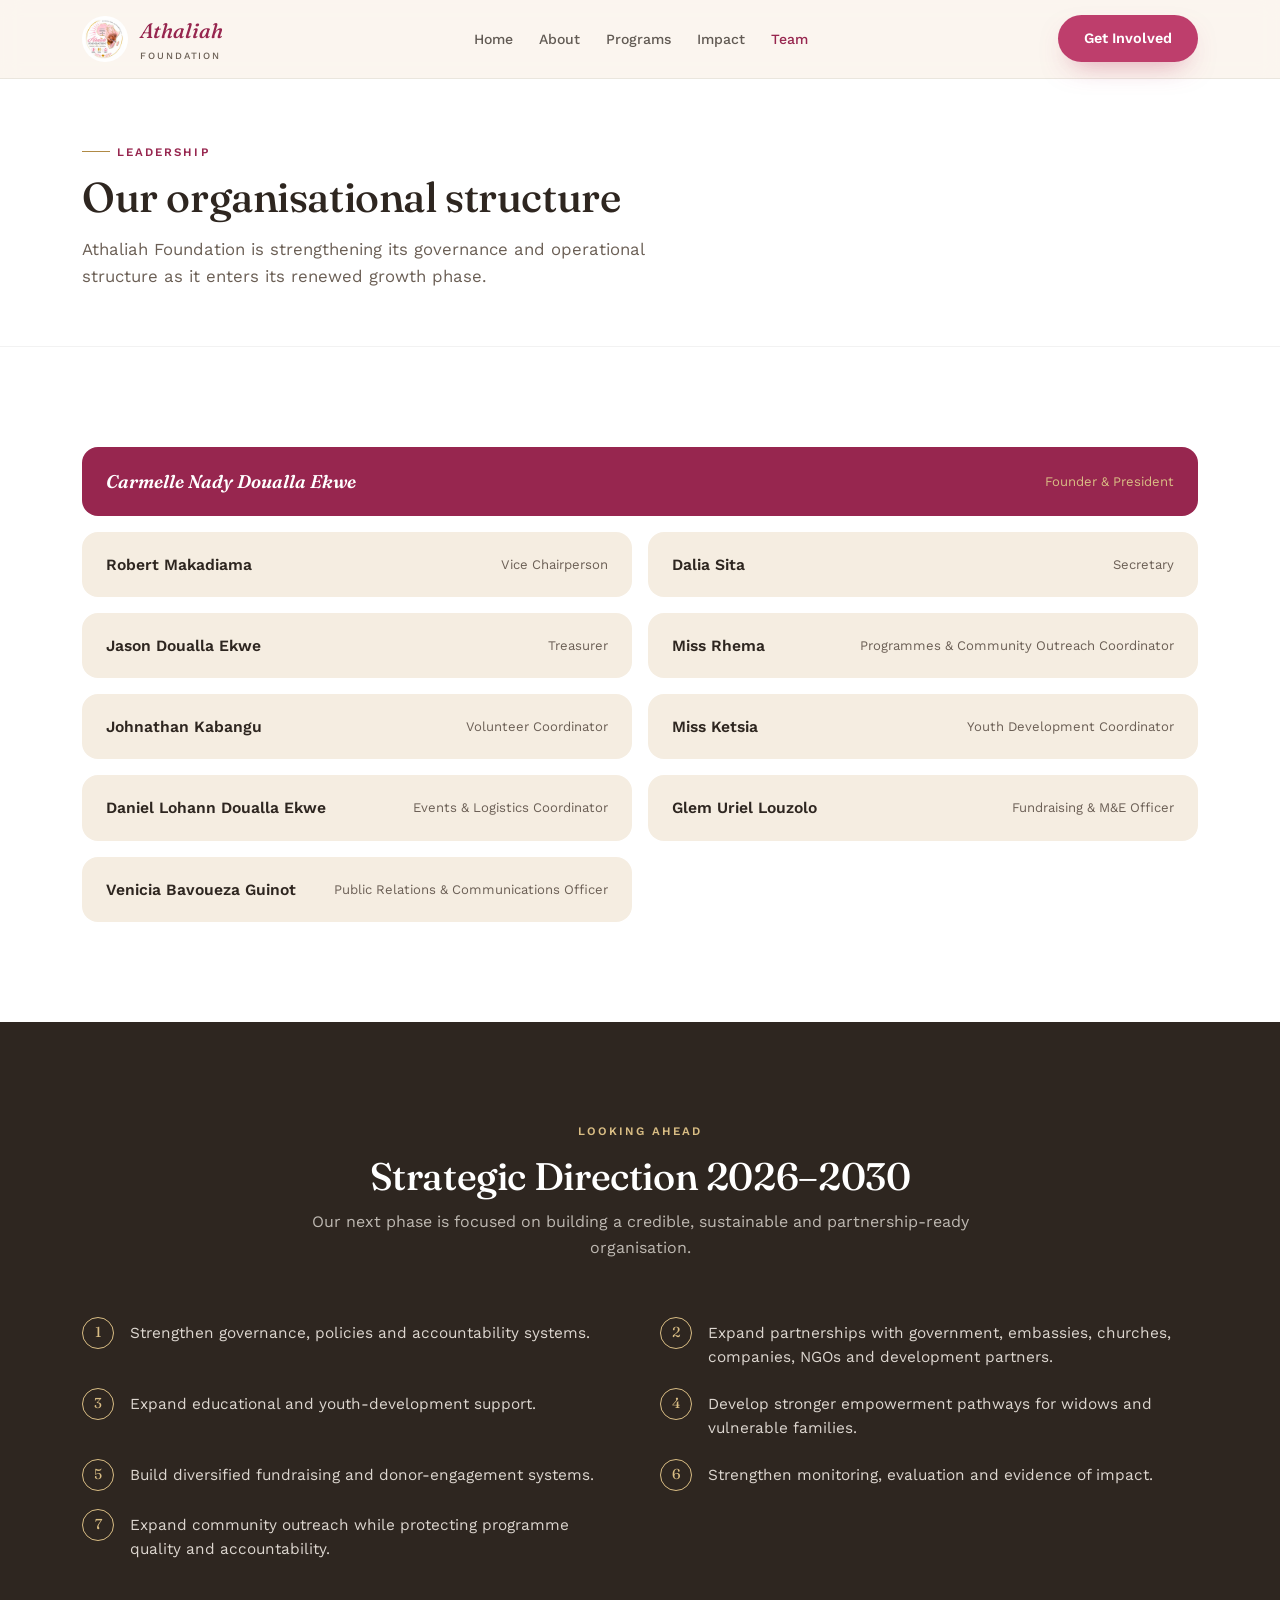
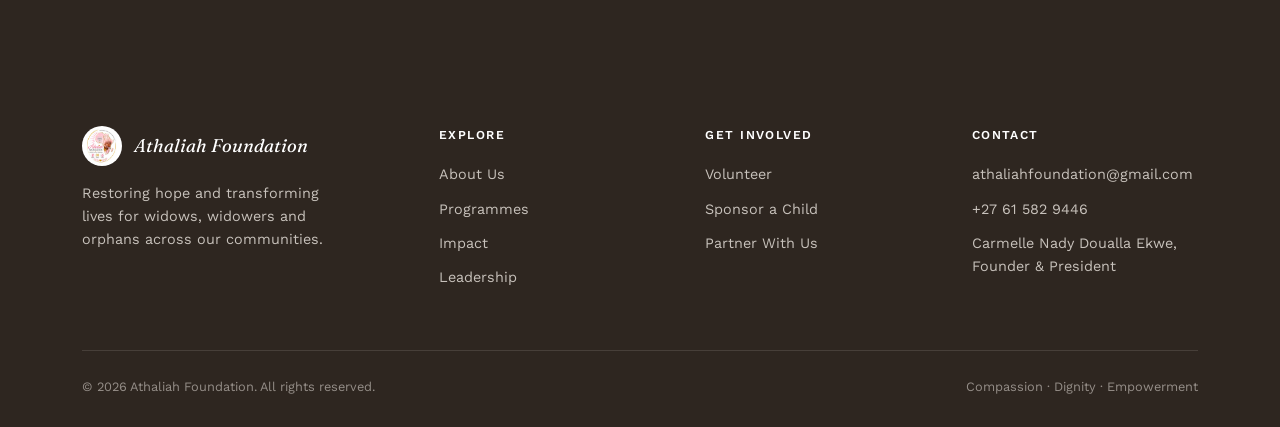
<file: team.html>
<!DOCTYPE html>
<html lang="en">
<head>
<meta charset="UTF-8">
<meta name="viewport" content="width=device-width, initial-scale=1.0">
<title>Team — Athaliah Foundation</title>
<link rel="preconnect" href="https://fonts.googleapis.com">
<link rel="preconnect" href="https://fonts.gstatic.com" crossorigin>
<link href="https://fonts.googleapis.com/css2?family=Fraunces:ital,opsz,wght@0,9..144,300;0,9..144,400;0,9..144,600;1,9..144,400;1,9..144,500;1,9..144,600&family=Work+Sans:wght@300;400;500;600;700&display=swap" rel="stylesheet">
<style>
  :root{
    --cream: #FBF6EF;
    --cream-2: #F5EDE1;
    --blush: #F6DCE2;
    --rose: #BE3E6C;
    --rose-deep: #97264F;
    --gold: #B08A45;
    --gold-light: #D9BD84;
    --ink: #2E2620;
    --ink-soft: #6B5F55;
    --white: #FFFFFF;
    --shadow: 0 20px 50px -25px rgba(151, 38, 79, 0.35);
  }
  *{margin:0;padding:0;box-sizing:border-box;}
  html{scroll-behavior:smooth;}
  body{
    background:var(--cream);color:var(--ink);font-family:'Work Sans', sans-serif;
    font-weight:400;line-height:1.6;-webkit-font-smoothing:antialiased;overflow-x:hidden;
  }
  a{color:inherit;text-decoration:none;}
  img{max-width:100%;display:block;}
  .eyebrow{
    font-family:'Work Sans', sans-serif;text-transform:uppercase;letter-spacing:0.18em;
    font-size:0.72rem;font-weight:600;color:var(--rose-deep);display:flex;align-items:center;gap:0.6em;
  }
  .eyebrow::before{content:'';width:28px;height:1px;background:var(--gold);display:inline-block;}
  h1,h2,h3{font-family:'Fraunces', serif;font-weight:500;color:var(--ink);line-height:1.08;letter-spacing:-0.01em;}
  .italic-accent{font-style:italic;font-weight:400;color:var(--rose);}
  .wrap{max-width:1180px;margin:0 auto;padding:0 32px;}

  header{
    position:sticky;top:0;z-index:100;background:rgba(251,246,239,0.9);
    backdrop-filter:blur(10px);border-bottom:1px solid rgba(46,38,32,0.08);
  }
  nav{display:flex;align-items:center;justify-content:space-between;padding:14px 32px;max-width:1180px;margin:0 auto;gap:16px;}
  .brand{display:flex;align-items:center;gap:12px;}
  .brand img{height:46px;width:46px;border-radius:50%;object-fit:cover;}
  .brand-name{font-family:'Fraunces', serif;font-style:italic;font-size:1.3rem;color:var(--rose-deep);font-weight:500;}
  .brand-name span{display:block;font-family:'Work Sans', sans-serif;font-style:normal;font-size:0.6rem;letter-spacing:0.2em;color:var(--ink-soft);text-transform:uppercase;margin-top:1px;}
  .nav-links{display:flex;align-items:center;gap:26px;font-size:0.88rem;font-weight:500;flex-wrap:wrap;}
  .nav-links a{color:var(--ink);opacity:0.75;transition:opacity 0.2s;white-space:nowrap;}
  .nav-links a:hover, .nav-links a.active{opacity:1;color:var(--rose-deep);}

  .btn{
    display:inline-flex;align-items:center;gap:8px;padding:12px 26px;border-radius:100px;font-weight:600;
    font-size:0.9rem;cursor:pointer;border:none;transition:transform 0.2s ease, box-shadow 0.2s ease;white-space:nowrap;
  }
  .btn-primary{background:var(--rose);color:var(--white);box-shadow:0 12px 28px -12px rgba(190,62,108,0.55);}
  .btn-primary:hover{transform:translateY(-2px);box-shadow:0 16px 32px -12px rgba(190,62,108,0.65);}
  .btn-ghost{background:transparent;color:var(--ink);border:1.5px solid rgba(46,38,32,0.25);}
  .btn-ghost:hover{border-color:var(--rose);color:var(--rose-deep);}

  .page-hero{position:relative;padding:64px 0 56px;overflow:hidden;background:var(--white);border-bottom:1px solid rgba(46,38,32,0.06);}
  .page-hero .eyebrow{margin-bottom:14px;}
  .page-hero h1{font-size:2.6rem;max-width:720px;}
  .page-hero p{color:var(--ink-soft);max-width:600px;margin-top:16px;font-size:1.05rem;}

  .hero{position:relative;padding:90px 0 60px;overflow:hidden;}
  .hero-rays{position:absolute;top:-140px;left:-160px;width:520px;height:520px;opacity:0.5;z-index:0;}
  .hero-grid{display:grid;grid-template-columns:1.05fr 0.95fr;gap:60px;align-items:center;position:relative;z-index:1;}
  .hero h1{font-size:3.2rem;margin:22px 0 24px;}
  .hero p.lead{font-size:1.1rem;color:var(--ink-soft);max-width:480px;margin-bottom:34px;}
  .hero-ctas{display:flex;gap:16px;flex-wrap:wrap;}
  .africa-frame{position:relative;width:100%;aspect-ratio:1/1.05;max-width:460px;margin-left:auto;}
  .africa-shape{width:100%;height:100%;}
  .stat-chip{position:absolute;background:var(--white);border-radius:18px;padding:16px 20px;box-shadow:var(--shadow);display:flex;flex-direction:column;gap:2px;}
  .stat-chip .num{font-family:'Fraunces', serif;font-size:1.5rem;color:var(--rose-deep);font-weight:600;}
  .stat-chip .label{font-size:0.7rem;color:var(--ink-soft);text-transform:uppercase;letter-spacing:0.07em;}
  .chip-1{top:6%;right:-4%;}
  .chip-2{bottom:-4%;left:-6%;}

  .stats-bar{background:var(--rose-deep);color:var(--white);padding:46px 0;}
  .stats-grid{display:grid;grid-template-columns:repeat(4,1fr);gap:20px;text-align:center;}
  .stats-grid .stat h3{font-family:'Fraunces', serif;font-size:2.1rem;color:var(--gold-light);font-weight:500;margin-bottom:6px;}
  .stats-grid .stat p{font-size:0.78rem;letter-spacing:0.03em;color:rgba(255,255,255,0.85);}

  section{padding:100px 0;}
  .section-head{max-width:680px;margin-bottom:56px;}
  .section-head h2{font-size:2.4rem;margin-top:16px;}
  .section-head.center{margin-left:auto;margin-right:auto;text-align:center;}
  .section-head.center .eyebrow{justify-content:center;}
  .section-head.center .eyebrow::before{display:none;}

  .founder{background:var(--white);}
  .founder-grid{display:grid;grid-template-columns:0.8fr 1.2fr;gap:56px;align-items:center;}
  .founder-photo-wrap{position:relative;}
  .founder-photo-wrap img{border-radius:24px;box-shadow:var(--shadow);}
  .founder-name{font-family:'Fraunces', serif;font-style:italic;font-size:1.3rem;color:var(--rose-deep);margin-top:18px;}
  .founder-role{font-size:0.82rem;letter-spacing:0.1em;text-transform:uppercase;color:var(--ink-soft);margin-top:2px;}
  .founder-copy blockquote{
    font-family:'Fraunces', serif;font-style:italic;font-size:1.35rem;line-height:1.5;color:var(--ink);margin:22px 0;
    border-left:3px solid var(--gold);padding-left:22px;
  }
  .founder-copy p{color:var(--ink-soft);margin-bottom:16px;}

  .vmv{background:var(--cream-2);}
  .vmv-top{display:grid;grid-template-columns:1fr 1fr;gap:32px;margin-bottom:50px;}
  .vmv-card{background:var(--white);border-radius:22px;padding:34px;box-shadow:0 18px 40px -28px rgba(46,38,32,0.25);}
  .vmv-card h3{font-size:1.1rem;text-transform:uppercase;letter-spacing:0.1em;color:var(--rose-deep);margin-bottom:14px;}
  .vmv-card p{font-family:'Fraunces', serif;font-style:italic;font-size:1.25rem;color:var(--ink);}
  .values-row{display:flex;flex-wrap:wrap;gap:12px;justify-content:center;}
  .value-pill{background:var(--white);border:1.5px solid rgba(176,138,69,0.3);border-radius:100px;padding:10px 22px;font-size:0.9rem;font-weight:500;color:var(--rose-deep);}

  .serve{background:var(--white);}
  .serve-grid{display:grid;grid-template-columns:1fr 1fr;gap:56px;align-items:center;}
  .serve-grid img{border-radius:24px;box-shadow:var(--shadow);}
  .serve-list{list-style:none;margin-top:8px;}
  .serve-list li{display:flex;gap:14px;padding:14px 0;border-bottom:1px solid rgba(46,38,32,0.08);}
  .serve-list li:first-child{border-top:1px solid rgba(46,38,32,0.08);}
  .serve-list .bullet{width:8px;height:8px;border-radius:50%;background:var(--rose);margin-top:9px;flex-shrink:0;}
  .serve-list p{font-size:0.98rem;color:var(--ink-soft);}

  .programs{background:var(--cream-2);}
  .programs-grid{display:grid;grid-template-columns:repeat(3,1fr);gap:26px;}
  .program-card{background:var(--white);border-radius:22px;padding:34px 28px;box-shadow:0 18px 40px -28px rgba(46,38,32,0.25);border:1px solid rgba(176,138,69,0.15);}
  .program-card .ring{width:56px;height:56px;border-radius:50%;display:flex;align-items:center;justify-content:center;margin-bottom:18px;background:var(--blush);}
  .program-card .ring svg{width:26px;height:26px;}
  .program-card h3{font-size:1.18rem;margin-bottom:8px;}
  .program-card p{color:var(--ink-soft);font-size:0.92rem;}

  .impact{background:var(--white);}
  .impact-block{display:grid;grid-template-columns:1fr 1fr;gap:56px;align-items:center;margin-bottom:80px;}
  .impact-block:last-child{margin-bottom:0;}
  .impact-block.reverse .impact-text{order:2;}
  .impact-block.reverse .impact-photo{order:1;}
  .impact-photo img{border-radius:24px;box-shadow:var(--shadow);}
  .impact-text .eyebrow{margin-bottom:14px;}
  .impact-text h3{font-size:1.7rem;margin-bottom:14px;}
  .impact-text p{color:var(--ink-soft);}
  .impact-text p.note{font-family:'Fraunces', serif;font-style:italic;color:var(--rose-deep);margin-top:14px;font-size:1.05rem;}

  .skills{background:var(--cream-2);}
  .skills-grid{display:grid;grid-template-columns:1fr 1fr;gap:56px;align-items:center;}
  .skills-list{list-style:none;}
  .skills-list li{display:flex;align-items:center;gap:12px;padding:13px 0;border-bottom:1px solid rgba(46,38,32,0.08);font-weight:500;}
  .skills-list li:first-child{border-top:1px solid rgba(46,38,32,0.08);}
  .skills-list .num{width:26px;height:26px;border-radius:50%;background:var(--rose);color:var(--white);display:flex;align-items:center;justify-content:center;font-size:0.75rem;font-family:'Fraunces',serif;flex-shrink:0;}

  .leadership{background:var(--white);}
  .leader-grid{display:grid;grid-template-columns:repeat(2,1fr);gap:16px;}
  .leader-card{background:var(--cream-2);border-radius:16px;padding:20px 24px;display:flex;justify-content:space-between;align-items:center;gap:10px;flex-wrap:wrap;}
  .leader-card .lname{font-weight:600;font-size:0.98rem;}
  .leader-card .lrole{font-size:0.82rem;color:var(--ink-soft);text-align:right;}
  .leader-card.founder-row{background:var(--rose-deep);color:var(--white);grid-column:1 / -1;}
  .leader-card.founder-row .lname{font-family:'Fraunces',serif;font-style:italic;font-size:1.15rem;}
  .leader-card.founder-row .lrole{color:var(--gold-light);}

  .strategy{background:var(--ink);color:var(--cream);}
  .strategy .eyebrow{color:var(--gold-light);}
  .strategy .eyebrow::before{background:var(--gold-light);}
  .strategy .section-head h2{color:var(--white);}
  .strategy .section-head p{color:rgba(251,246,239,0.7);margin-top:12px;}
  .priority-list{list-style:none;display:grid;grid-template-columns:1fr 1fr;gap:18px 40px;}
  .priority-list li{display:flex;gap:16px;align-items:flex-start;}
  .priority-list .pnum{width:32px;height:32px;border-radius:50%;border:1.5px solid var(--gold-light);color:var(--gold-light);display:flex;align-items:center;justify-content:center;font-family:'Fraunces',serif;font-size:0.9rem;flex-shrink:0;}
  .priority-list p{color:rgba(251,246,239,0.85);font-size:0.96rem;padding-top:4px;}

  .recognition{background:var(--blush);}
  .recognition-grid{display:grid;grid-template-columns:0.7fr 1.3fr;gap:56px;align-items:center;}
  .recognition-grid img{border-radius:20px;box-shadow:var(--shadow);}
  .recognition-text h3{font-size:1.6rem;margin-bottom:6px;}
  .recognition-text .sub{color:var(--rose-deep);font-weight:600;font-size:0.95rem;margin-bottom:16px;}
  .recognition-text p{color:var(--ink-soft);}
  .testimonial-box{margin-top:28px;background:var(--white);border-radius:16px;padding:22px 26px;border-left:3px solid var(--gold);}
  .testimonial-box p{font-family:'Fraunces',serif;font-style:italic;color:var(--ink);font-size:1.02rem;margin-bottom:8px;}
  .testimonial-box span{font-size:0.82rem;color:var(--ink-soft);}

  .involve{background:var(--white);}
  .involve-cols{display:grid;grid-template-columns:1fr 1fr;gap:32px;}
  .involve-col{background:var(--cream-2);border-radius:22px;padding:36px 32px;}
  .involve-col h3{font-size:1.25rem;margin-bottom:18px;}
  .involve-col ul{list-style:none;}
  .involve-col li{display:flex;gap:12px;padding:11px 0;border-bottom:1px solid rgba(46,38,32,0.08);font-size:0.94rem;color:var(--ink-soft);}
  .involve-col li:first-child{border-top:1px solid rgba(46,38,32,0.08);}
  .involve-col .bullet{width:7px;height:7px;border-radius:50%;background:var(--rose);margin-top:8px;flex-shrink:0;}

  .cta-band{background:var(--rose);color:var(--white);text-align:center;padding:80px 0;}
  .cta-band h2{color:var(--white);font-size:2.3rem;margin-bottom:18px;}
  .cta-band p{max-width:560px;margin:0 auto 34px;opacity:0.92;font-size:1.02rem;}
  .cta-band .btn-ghost{border-color:rgba(255,255,255,0.5);color:var(--white);}
  .cta-band .btn-ghost:hover{background:rgba(255,255,255,0.12);}

  .teaser-grid{display:grid;grid-template-columns:repeat(3,1fr);gap:26px;}
  .teaser-card{background:var(--white);border-radius:22px;padding:36px 30px;box-shadow:0 18px 40px -28px rgba(46,38,32,0.25);border:1px solid rgba(176,138,69,0.15);display:flex;flex-direction:column;gap:14px;}
  .teaser-card .ring{width:52px;height:52px;border-radius:50%;background:var(--blush);display:flex;align-items:center;justify-content:center;}
  .teaser-card .ring svg{width:24px;height:24px;}
  .teaser-card h3{font-size:1.15rem;}
  .teaser-card p{color:var(--ink-soft);font-size:0.92rem;flex-grow:1;}
  .teaser-card .go{font-size:0.85rem;font-weight:600;color:var(--rose-deep);}

  footer{background:var(--ink);color:rgba(251,246,239,0.75);padding:64px 0 30px;}
  .footer-grid{display:grid;grid-template-columns:1.4fr 1fr 1fr 1fr;gap:40px;margin-bottom:50px;}
  .footer-brand{display:flex;align-items:center;gap:12px;margin-bottom:16px;}
  .footer-brand img{height:40px;width:40px;border-radius:50%;}
  .footer-brand span{font-family:'Fraunces', serif;font-style:italic;color:var(--white);font-size:1.15rem;}
  footer h5{color:var(--white);font-size:0.76rem;letter-spacing:0.12em;text-transform:uppercase;margin-bottom:18px;font-weight:600;}
  footer ul{list-style:none;}
  footer li{margin-bottom:11px;font-size:0.9rem;}
  footer a:hover{color:var(--gold-light);}
  .footer-bottom{border-top:1px solid rgba(251,246,239,0.12);padding-top:26px;display:flex;justify-content:space-between;font-size:0.8rem;color:rgba(251,246,239,0.5);flex-wrap:wrap;gap:10px;}

  @media (max-width: 900px){
    .nav-links{display:none;}
    .hero-grid{grid-template-columns:1fr;}
    .africa-frame{margin:0 auto;max-width:340px;}
    .hero h1{font-size:2.2rem;}
    .page-hero h1{font-size:2rem;}
    .stats-grid{grid-template-columns:repeat(2,1fr);gap:30px;}
    .founder-grid, .serve-grid, .skills-grid, .recognition-grid{grid-template-columns:1fr;}
    .founder-photo-wrap{max-width:280px;margin:0 auto;}
    .programs-grid, .teaser-grid{grid-template-columns:1fr;}
    .impact-block, .impact-block.reverse{grid-template-columns:1fr;}
    .impact-block.reverse .impact-text, .impact-block.reverse .impact-photo{order:initial;}
    .vmv-top{grid-template-columns:1fr;}
    .leader-grid{grid-template-columns:1fr;}
    .priority-list{grid-template-columns:1fr;}
    .involve-cols{grid-template-columns:1fr;}
    .footer-grid{grid-template-columns:1fr 1fr;}
    section{padding:64px 0;}
    .hero{padding:50px 0 40px;}
  }
  @media (prefers-reduced-motion: reduce){html{scroll-behavior:auto;}*{transition:none !important;}}
  :focus-visible{outline:3px solid var(--rose);outline-offset:3px;}
</style>
</head>
<body>

<header>
  <nav>
    <a href="index.html" class="brand">
      <img src="[data-uri]" alt="Athaliah Foundation logo">
      <div class="brand-name">Athaliah<span>Foundation</span></div>
    </a>
    <div class="nav-links">
      <a href="index.html">Home</a>
      <a href="about.html">About</a>
      <a href="programs.html">Programs</a>
      <a href="impact.html">Impact</a>
      <a href="team.html" class="active">Team</a>
      
    </div>
    <a href="involved.html" class="btn btn-primary">Get Involved</a>
  </nav>
</header>


<section class="page-hero">
  <div class="wrap">
    <div class="eyebrow">Leadership</div>
    <h1>Our organisational structure</h1>
    <p>Athaliah Foundation is strengthening its governance and operational structure as it enters its renewed growth phase.</p>
  </div>
</section>

<section class="leadership">
  <div class="wrap">
    <div class="leader-grid">
      <div class="leader-card founder-row">
        <span class="lname">Carmelle Nady Doualla Ekwe</span>
        <span class="lrole">Founder &amp; President</span>
      </div>
      <div class="leader-card"><span class="lname">Robert Makadiama</span><span class="lrole">Vice Chairperson</span></div>
      <div class="leader-card"><span class="lname">Dalia Sita</span><span class="lrole">Secretary</span></div>
      <div class="leader-card"><span class="lname">Jason Doualla Ekwe</span><span class="lrole">Treasurer</span></div>
      <div class="leader-card"><span class="lname">Miss Rhema</span><span class="lrole">Programmes &amp; Community Outreach Coordinator</span></div>
      <div class="leader-card"><span class="lname">Johnathan Kabangu</span><span class="lrole">Volunteer Coordinator</span></div>
      <div class="leader-card"><span class="lname">Miss Ketsia</span><span class="lrole">Youth Development Coordinator</span></div>
      <div class="leader-card"><span class="lname">Daniel Lohann Doualla Ekwe</span><span class="lrole">Events &amp; Logistics Coordinator</span></div>
      <div class="leader-card"><span class="lname">Glem Uriel Louzolo</span><span class="lrole">Fundraising &amp; M&amp;E Officer</span></div>
      <div class="leader-card"><span class="lname">Venicia Bavoueza Guinot</span><span class="lrole">Public Relations &amp; Communications Officer</span></div>
    </div>
  </div>
</section>

<section class="strategy">
  <div class="wrap">
    <div class="section-head center">
      <div class="eyebrow">Looking Ahead</div>
      <h2>Strategic Direction 2026–2030</h2>
      <p>Our next phase is focused on building a credible, sustainable and partnership-ready organisation.</p>
    </div>
    <ul class="priority-list">
      <li><span class="pnum">1</span><p>Strengthen governance, policies and accountability systems.</p></li>
      <li><span class="pnum">2</span><p>Expand partnerships with government, embassies, churches, companies, NGOs and development partners.</p></li>
      <li><span class="pnum">3</span><p>Expand educational and youth-development support.</p></li>
      <li><span class="pnum">4</span><p>Develop stronger empowerment pathways for widows and vulnerable families.</p></li>
      <li><span class="pnum">5</span><p>Build diversified fundraising and donor-engagement systems.</p></li>
      <li><span class="pnum">6</span><p>Strengthen monitoring, evaluation and evidence of impact.</p></li>
      <li><span class="pnum">7</span><p>Expand community outreach while protecting programme quality and accountability.</p></li>
    </ul>
  </div>
</section>


<footer>
  <div class="wrap">
    <div class="footer-grid">
      <div>
        <div class="footer-brand">
          <img src="[data-uri]" alt="Athaliah Foundation logo">
          <span>Athaliah Foundation</span>
        </div>
        <p style="font-size:0.9rem;max-width:260px;">Restoring hope and transforming lives for widows, widowers and orphans across our communities.</p>
      </div>
      <div>
        <h5>Explore</h5>
        <ul>
          <li><a href="about.html">About Us</a></li>
          <li><a href="programs.html">Programmes</a></li>
          <li><a href="impact.html">Impact</a></li>
          <li><a href="team.html">Leadership</a></li>
        </ul>
      </div>
      <div>
        <h5>Get Involved</h5>
        <ul>
          <li><a href="involved.html">Volunteer</a></li>
          <li><a href="involved.html">Sponsor a Child</a></li>
          <li><a href="involved.html">Partner With Us</a></li>
        </ul>
      </div>
      <div>
        <h5>Contact</h5>
        <ul>
          <li><a href="mailto:athaliahfoundation@gmail.com">athaliahfoundation@gmail.com</a></li>
          <li><a href="tel:+27615829446">+27 61 582 9446</a></li>
          <li>Carmelle Nady Doualla Ekwe, Founder &amp; President</li>
        </ul>
      </div>
    </div>
    <div class="footer-bottom">
      <span>© 2026 Athaliah Foundation. All rights reserved.</span>
      <span>Compassion · Dignity · Empowerment</span>
    </div>
  </div>
</footer>

</body>
</html>
</file>
<file: style.css>
:root{
    --cream: #FBF6EF;
    --cream-2: #F5EDE1;
    --blush: #F6DCE2;
    --rose: #BE3E6C;
    --rose-deep: #97264F;
    --gold: #B08A45;
    --gold-light: #D9BD84;
    --ink: #2E2620;
    --ink-soft: #6B5F55;
    --white: #FFFFFF;
    --shadow: 0 20px 50px -25px rgba(151, 38, 79, 0.35);
  }
  *{margin:0;padding:0;box-sizing:border-box;}
  html{scroll-behavior:smooth;}
  body{
    background:var(--cream);color:var(--ink);font-family:'Work Sans', sans-serif;
    font-weight:400;line-height:1.6;-webkit-font-smoothing:antialiased;overflow-x:hidden;
  }
  a{color:inherit;text-decoration:none;}
  img{max-width:100%;display:block;}
  .eyebrow{
    font-family:'Work Sans', sans-serif;text-transform:uppercase;letter-spacing:0.18em;
    font-size:0.72rem;font-weight:600;color:var(--rose-deep);display:flex;align-items:center;gap:0.6em;
  }
  .eyebrow::before{content:'';width:28px;height:1px;background:var(--gold);display:inline-block;}
  h1,h2,h3{font-family:'Fraunces', serif;font-weight:500;color:var(--ink);line-height:1.08;letter-spacing:-0.01em;}
  .italic-accent{font-style:italic;font-weight:400;color:var(--rose);}
  .wrap{max-width:1180px;margin:0 auto;padding:0 32px;}

  header{
    position:sticky;top:0;z-index:100;background:rgba(251,246,239,0.9);
    backdrop-filter:blur(10px);border-bottom:1px solid rgba(46,38,32,0.08);
  }
  nav{display:flex;align-items:center;justify-content:space-between;padding:14px 32px;max-width:1180px;margin:0 auto;gap:16px;}
  .brand{display:flex;align-items:center;gap:12px;}
  .brand img{height:46px;width:46px;border-radius:50%;object-fit:cover;}
  .brand-name{font-family:'Fraunces', serif;font-style:italic;font-size:1.3rem;color:var(--rose-deep);font-weight:500;}
  .brand-name span{display:block;font-family:'Work Sans', sans-serif;font-style:normal;font-size:0.6rem;letter-spacing:0.2em;color:var(--ink-soft);text-transform:uppercase;margin-top:1px;}
  .nav-links{display:flex;align-items:center;gap:26px;font-size:0.88rem;font-weight:500;flex-wrap:wrap;}
  .nav-links a{color:var(--ink);opacity:0.75;transition:opacity 0.2s;white-space:nowrap;}
  .nav-links a:hover, .nav-links a.active{opacity:1;color:var(--rose-deep);}

  .btn{
    display:inline-flex;align-items:center;gap:8px;padding:12px 26px;border-radius:100px;font-weight:600;
    font-size:0.9rem;cursor:pointer;border:none;transition:transform 0.2s ease, box-shadow 0.2s ease;white-space:nowrap;
  }
  .btn-primary{background:var(--rose);color:var(--white);box-shadow:0 12px 28px -12px rgba(190,62,108,0.55);}
  .btn-primary:hover{transform:translateY(-2px);box-shadow:0 16px 32px -12px rgba(190,62,108,0.65);}
  .btn-ghost{background:transparent;color:var(--ink);border:1.5px solid rgba(46,38,32,0.25);}
  .btn-ghost:hover{border-color:var(--rose);color:var(--rose-deep);}

  .page-hero{position:relative;padding:64px 0 56px;overflow:hidden;background:var(--white);border-bottom:1px solid rgba(46,38,32,0.06);}
  .page-hero .eyebrow{margin-bottom:14px;}
  .page-hero h1{font-size:2.6rem;max-width:720px;}
  .page-hero p{color:var(--ink-soft);max-width:600px;margin-top:16px;font-size:1.05rem;}

  .hero{position:relative;padding:90px 0 60px;overflow:hidden;}
  .hero-rays{position:absolute;top:-140px;left:-160px;width:520px;height:520px;opacity:0.5;z-index:0;}
  .hero-grid{display:grid;grid-template-columns:1.05fr 0.95fr;gap:60px;align-items:center;position:relative;z-index:1;}
  .hero h1{font-size:3.2rem;margin:22px 0 24px;}
  .hero p.lead{font-size:1.1rem;color:var(--ink-soft);max-width:480px;margin-bottom:34px;}
  .hero-ctas{display:flex;gap:16px;flex-wrap:wrap;}
  .africa-frame{position:relative;width:100%;aspect-ratio:1/1.05;max-width:460px;margin-left:auto;}
  .africa-shape{width:100%;height:100%;}
  .stat-chip{position:absolute;background:var(--white);border-radius:18px;padding:16px 20px;box-shadow:var(--shadow);display:flex;flex-direction:column;gap:2px;}
  .stat-chip .num{font-family:'Fraunces', serif;font-size:1.5rem;color:var(--rose-deep);font-weight:600;}
  .stat-chip .label{font-size:0.7rem;color:var(--ink-soft);text-transform:uppercase;letter-spacing:0.07em;}
  .chip-1{top:6%;right:-4%;}
  .chip-2{bottom:-4%;left:-6%;}

  .stats-bar{background:var(--rose-deep);color:var(--white);padding:46px 0;}
  .stats-grid{display:grid;grid-template-columns:repeat(4,1fr);gap:20px;text-align:center;}
  .stats-grid .stat h3{font-family:'Fraunces', serif;font-size:2.1rem;color:var(--gold-light);font-weight:500;margin-bottom:6px;}
  .stats-grid .stat p{font-size:0.78rem;letter-spacing:0.03em;color:rgba(255,255,255,0.85);}

  section{padding:100px 0;}
  .section-head{max-width:680px;margin-bottom:56px;}
  .section-head h2{font-size:2.4rem;margin-top:16px;}
  .section-head.center{margin-left:auto;margin-right:auto;text-align:center;}
  .section-head.center .eyebrow{justify-content:center;}
  .section-head.center .eyebrow::before{display:none;}

  .founder{background:var(--white);}
  .founder-grid{display:grid;grid-template-columns:0.8fr 1.2fr;gap:56px;align-items:center;}
  .founder-photo-wrap{position:relative;}
  .founder-photo-wrap img{border-radius:24px;box-shadow:var(--shadow);}
  .founder-name{font-family:'Fraunces', serif;font-style:italic;font-size:1.3rem;color:var(--rose-deep);margin-top:18px;}
  .founder-role{font-size:0.82rem;letter-spacing:0.1em;text-transform:uppercase;color:var(--ink-soft);margin-top:2px;}
  .founder-copy blockquote{
    font-family:'Fraunces', serif;font-style:italic;font-size:1.35rem;line-height:1.5;color:var(--ink);margin:22px 0;
    border-left:3px solid var(--gold);padding-left:22px;
  }
  .founder-copy p{color:var(--ink-soft);margin-bottom:16px;}

  .vmv{background:var(--cream-2);}
  .vmv-top{display:grid;grid-template-columns:1fr 1fr;gap:32px;margin-bottom:50px;}
  .vmv-card{background:var(--white);border-radius:22px;padding:34px;box-shadow:0 18px 40px -28px rgba(46,38,32,0.25);}
  .vmv-card h3{font-size:1.1rem;text-transform:uppercase;letter-spacing:0.1em;color:var(--rose-deep);margin-bottom:14px;}
  .vmv-card p{font-family:'Fraunces', serif;font-style:italic;font-size:1.25rem;color:var(--ink);}
  .values-row{display:flex;flex-wrap:wrap;gap:12px;justify-content:center;}
  .value-pill{background:var(--white);border:1.5px solid rgba(176,138,69,0.3);border-radius:100px;padding:10px 22px;font-size:0.9rem;font-weight:500;color:var(--rose-deep);}

  .serve{background:var(--white);}
  .serve-grid{display:grid;grid-template-columns:1fr 1fr;gap:56px;align-items:center;}
  .serve-grid img{border-radius:24px;box-shadow:var(--shadow);}
  .serve-list{list-style:none;margin-top:8px;}
  .serve-list li{display:flex;gap:14px;padding:14px 0;border-bottom:1px solid rgba(46,38,32,0.08);}
  .serve-list li:first-child{border-top:1px solid rgba(46,38,32,0.08);}
  .serve-list .bullet{width:8px;height:8px;border-radius:50%;background:var(--rose);margin-top:9px;flex-shrink:0;}
  .serve-list p{font-size:0.98rem;color:var(--ink-soft);}

  .programs{background:var(--cream-2);}
  .programs-grid{display:grid;grid-template-columns:repeat(3,1fr);gap:26px;}
  .program-card{background:var(--white);border-radius:22px;padding:34px 28px;box-shadow:0 18px 40px -28px rgba(46,38,32,0.25);border:1px solid rgba(176,138,69,0.15);}
  .program-card .ring{width:56px;height:56px;border-radius:50%;display:flex;align-items:center;justify-content:center;margin-bottom:18px;background:var(--blush);}
  .program-card .ring svg{width:26px;height:26px;}
  .program-card h3{font-size:1.18rem;margin-bottom:8px;}
  .program-card p{color:var(--ink-soft);font-size:0.92rem;}

  .impact{background:var(--white);}
  .impact-block{display:grid;grid-template-columns:1fr 1fr;gap:56px;align-items:center;margin-bottom:80px;}
  .impact-block:last-child{margin-bottom:0;}
  .impact-block.reverse .impact-text{order:2;}
  .impact-block.reverse .impact-photo{order:1;}
  .impact-photo img{border-radius:24px;box-shadow:var(--shadow);}
  .impact-text .eyebrow{margin-bottom:14px;}
  .impact-text h3{font-size:1.7rem;margin-bottom:14px;}
  .impact-text p{color:var(--ink-soft);}
  .impact-text p.note{font-family:'Fraunces', serif;font-style:italic;color:var(--rose-deep);margin-top:14px;font-size:1.05rem;}

  .skills{background:var(--cream-2);}
  .skills-grid{display:grid;grid-template-columns:1fr 1fr;gap:56px;align-items:center;}
  .skills-list{list-style:none;}
  .skills-list li{display:flex;align-items:center;gap:12px;padding:13px 0;border-bottom:1px solid rgba(46,38,32,0.08);font-weight:500;}
  .skills-list li:first-child{border-top:1px solid rgba(46,38,32,0.08);}
  .skills-list .num{width:26px;height:26px;border-radius:50%;background:var(--rose);color:var(--white);display:flex;align-items:center;justify-content:center;font-size:0.75rem;font-family:'Fraunces',serif;flex-shrink:0;}

  .leadership{background:var(--white);}
  .leader-grid{display:grid;grid-template-columns:repeat(2,1fr);gap:16px;}
  .leader-card{background:var(--cream-2);border-radius:16px;padding:20px 24px;display:flex;justify-content:space-between;align-items:center;gap:10px;flex-wrap:wrap;}
  .leader-card .lname{font-weight:600;font-size:0.98rem;}
  .leader-card .lrole{font-size:0.82rem;color:var(--ink-soft);text-align:right;}
  .leader-card.founder-row{background:var(--rose-deep);color:var(--white);grid-column:1 / -1;}
  .leader-card.founder-row .lname{font-family:'Fraunces',serif;font-style:italic;font-size:1.15rem;}
  .leader-card.founder-row .lrole{color:var(--gold-light);}

  .strategy{background:var(--ink);color:var(--cream);}
  .strategy .eyebrow{color:var(--gold-light);}
  .strategy .eyebrow::before{background:var(--gold-light);}
  .strategy .section-head h2{color:var(--white);}
  .strategy .section-head p{color:rgba(251,246,239,0.7);margin-top:12px;}
  .priority-list{list-style:none;display:grid;grid-template-columns:1fr 1fr;gap:18px 40px;}
  .priority-list li{display:flex;gap:16px;align-items:flex-start;}
  .priority-list .pnum{width:32px;height:32px;border-radius:50%;border:1.5px solid var(--gold-light);color:var(--gold-light);display:flex;align-items:center;justify-content:center;font-family:'Fraunces',serif;font-size:0.9rem;flex-shrink:0;}
  .priority-list p{color:rgba(251,246,239,0.85);font-size:0.96rem;padding-top:4px;}

  .recognition{background:var(--blush);}
  .recognition-grid{display:grid;grid-template-columns:0.7fr 1.3fr;gap:56px;align-items:center;}
  .recognition-grid img{border-radius:20px;box-shadow:var(--shadow);}
  .recognition-text h3{font-size:1.6rem;margin-bottom:6px;}
  .recognition-text .sub{color:var(--rose-deep);font-weight:600;font-size:0.95rem;margin-bottom:16px;}
  .recognition-text p{color:var(--ink-soft);}
  .testimonial-box{margin-top:28px;background:var(--white);border-radius:16px;padding:22px 26px;border-left:3px solid var(--gold);}
  .testimonial-box p{font-family:'Fraunces',serif;font-style:italic;color:var(--ink);font-size:1.02rem;margin-bottom:8px;}
  .testimonial-box span{font-size:0.82rem;color:var(--ink-soft);}

  .involve{background:var(--white);}
  .involve-cols{display:grid;grid-template-columns:1fr 1fr;gap:32px;}
  .involve-col{background:var(--cream-2);border-radius:22px;padding:36px 32px;}
  .involve-col h3{font-size:1.25rem;margin-bottom:18px;}
  .involve-col ul{list-style:none;}
  .involve-col li{display:flex;gap:12px;padding:11px 0;border-bottom:1px solid rgba(46,38,32,0.08);font-size:0.94rem;color:var(--ink-soft);}
  .involve-col li:first-child{border-top:1px solid rgba(46,38,32,0.08);}
  .involve-col .bullet{width:7px;height:7px;border-radius:50%;background:var(--rose);margin-top:8px;flex-shrink:0;}

  .cta-band{background:var(--rose);color:var(--white);text-align:center;padding:80px 0;}
  .cta-band h2{color:var(--white);font-size:2.3rem;margin-bottom:18px;}
  .cta-band p{max-width:560px;margin:0 auto 34px;opacity:0.92;font-size:1.02rem;}
  .cta-band .btn-ghost{border-color:rgba(255,255,255,0.5);color:var(--white);}
  .cta-band .btn-ghost:hover{background:rgba(255,255,255,0.12);}

  .teaser-grid{display:grid;grid-template-columns:repeat(3,1fr);gap:26px;}
  .teaser-card{background:var(--white);border-radius:22px;padding:36px 30px;box-shadow:0 18px 40px -28px rgba(46,38,32,0.25);border:1px solid rgba(176,138,69,0.15);display:flex;flex-direction:column;gap:14px;}
  .teaser-card .ring{width:52px;height:52px;border-radius:50%;background:var(--blush);display:flex;align-items:center;justify-content:center;}
  .teaser-card .ring svg{width:24px;height:24px;}
  .teaser-card h3{font-size:1.15rem;}
  .teaser-card p{color:var(--ink-soft);font-size:0.92rem;flex-grow:1;}
  .teaser-card .go{font-size:0.85rem;font-weight:600;color:var(--rose-deep);}

  footer{background:var(--ink);color:rgba(251,246,239,0.75);padding:64px 0 30px;}
  .footer-grid{display:grid;grid-template-columns:1.4fr 1fr 1fr 1fr;gap:40px;margin-bottom:50px;}
  .footer-brand{display:flex;align-items:center;gap:12px;margin-bottom:16px;}
  .footer-brand img{height:40px;width:40px;border-radius:50%;}
  .footer-brand span{font-family:'Fraunces', serif;font-style:italic;color:var(--white);font-size:1.15rem;}
  footer h5{color:var(--white);font-size:0.76rem;letter-spacing:0.12em;text-transform:uppercase;margin-bottom:18px;font-weight:600;}
  footer ul{list-style:none;}
  footer li{margin-bottom:11px;font-size:0.9rem;}
  footer a:hover{color:var(--gold-light);}
  .footer-bottom{border-top:1px solid rgba(251,246,239,0.12);padding-top:26px;display:flex;justify-content:space-between;font-size:0.8rem;color:rgba(251,246,239,0.5);flex-wrap:wrap;gap:10px;}

  @media (max-width: 900px){
    .nav-links{display:none;}
    .hero-grid{grid-template-columns:1fr;}
    .africa-frame{margin:0 auto;max-width:340px;}
    .hero h1{font-size:2.2rem;}
    .page-hero h1{font-size:2rem;}
    .stats-grid{grid-template-columns:repeat(2,1fr);gap:30px;}
    .founder-grid, .serve-grid, .skills-grid, .recognition-grid{grid-template-columns:1fr;}
    .founder-photo-wrap{max-width:280px;margin:0 auto;}
    .programs-grid, .teaser-grid{grid-template-columns:1fr;}
    .impact-block, .impact-block.reverse{grid-template-columns:1fr;}
    .impact-block.reverse .impact-text, .impact-block.reverse .impact-photo{order:initial;}
    .vmv-top{grid-template-columns:1fr;}
    .leader-grid{grid-template-columns:1fr;}
    .priority-list{grid-template-columns:1fr;}
    .involve-cols{grid-template-columns:1fr;}
    .footer-grid{grid-template-columns:1fr 1fr;}
    section{padding:64px 0;}
    .hero{padding:50px 0 40px;}
  }
  @media (prefers-reduced-motion: reduce){html{scroll-behavior:auto;}*{transition:none !important;}}
  :focus-visible{outline:3px solid var(--rose);outline-offset:3px;}
</file>
